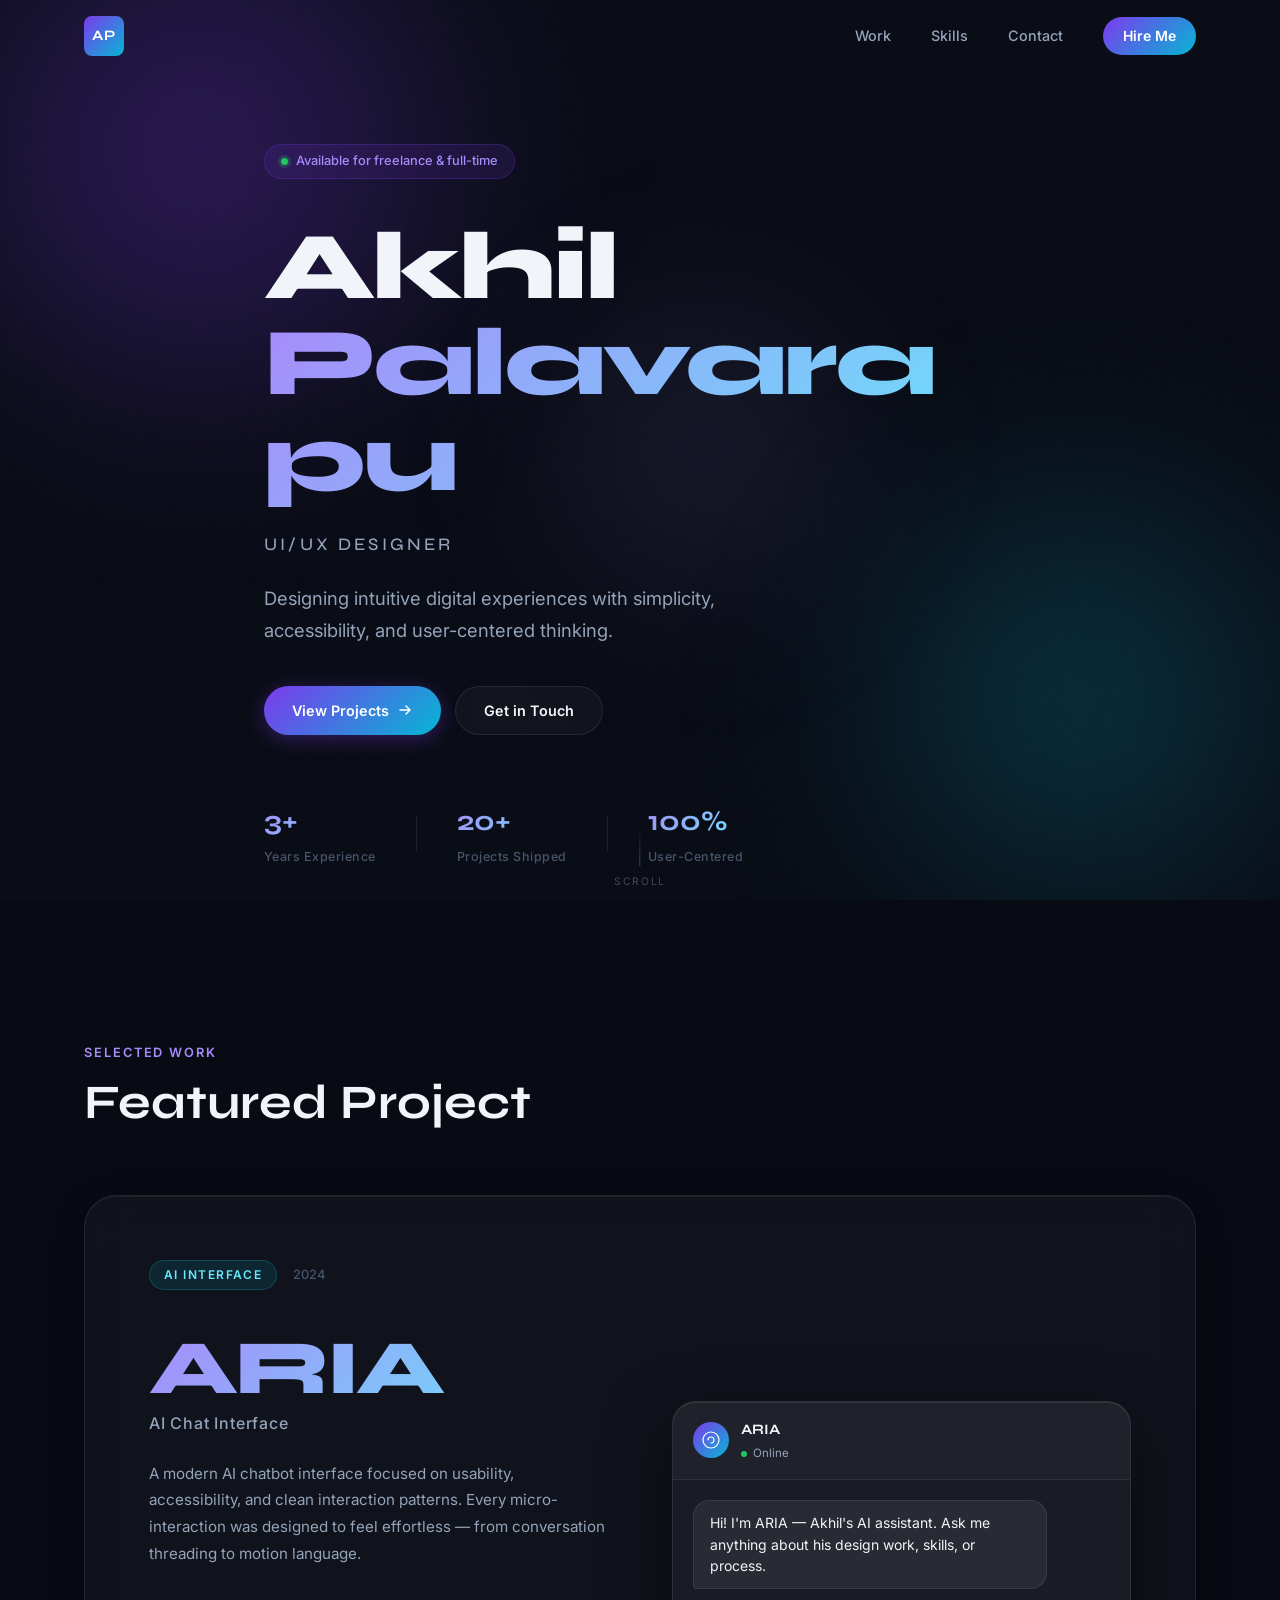
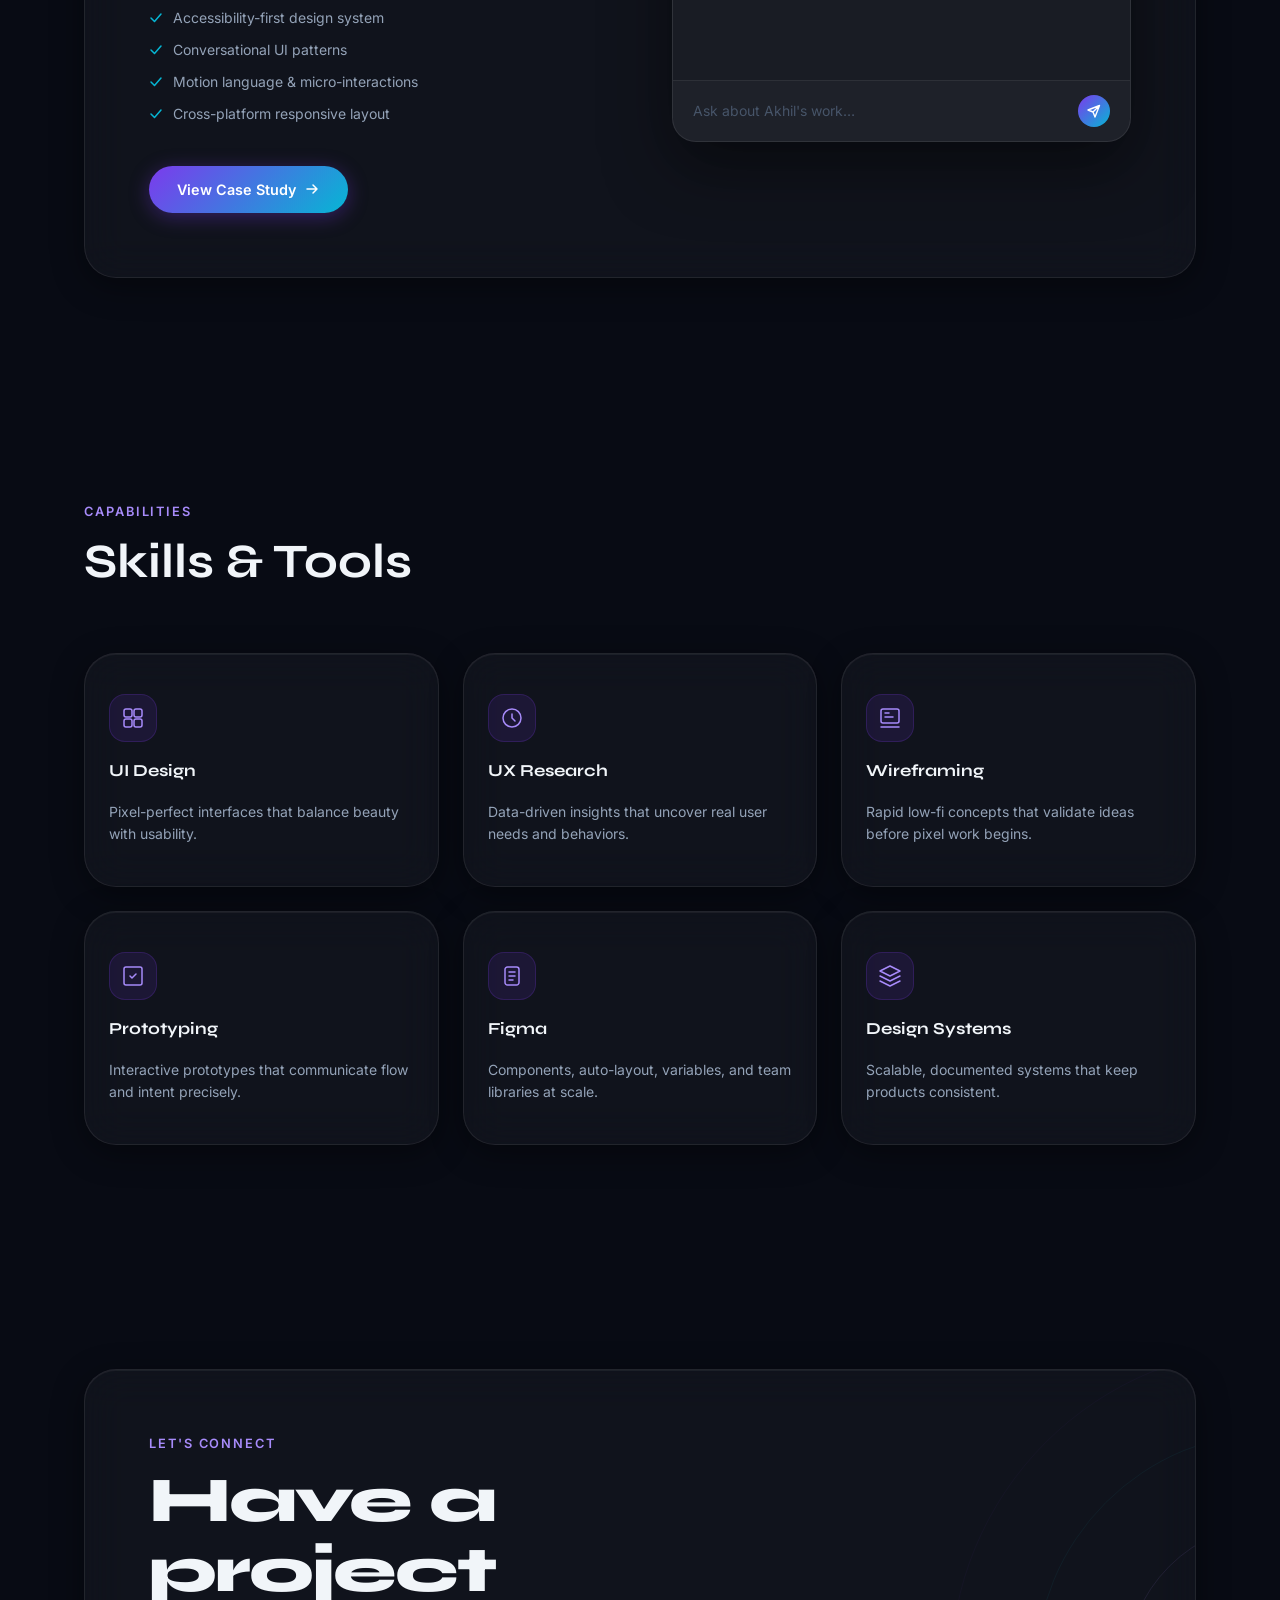
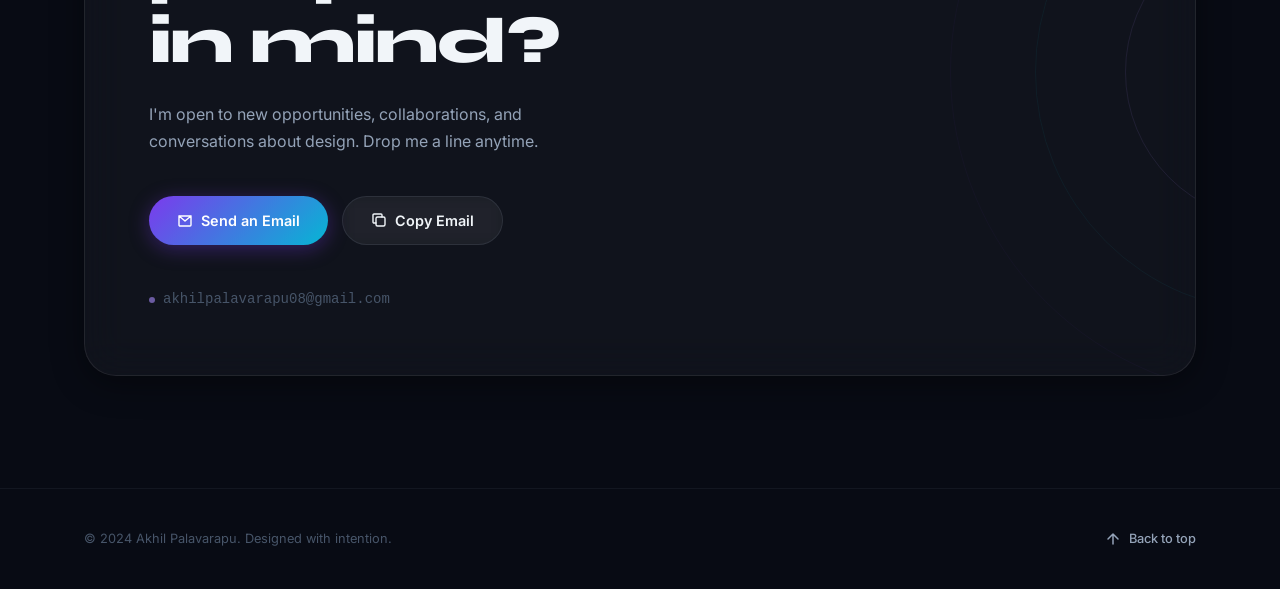
<file: index.html>
<!DOCTYPE html>
<html lang="en">
<head>
  <meta charset="UTF-8" />
  <meta name="viewport" content="width=device-width, initial-scale=1.0" />
  <title>Akhil Palavarapu — UI/UX Designer</title>
  <meta name="description" content="UI/UX Designer crafting intuitive, accessible digital experiences with precision and intent." />
  <link rel="preconnect" href="https://fonts.googleapis.com" />
  <link rel="preconnect" href="https://fonts.gstatic.com" crossorigin />
  <link href="https://fonts.googleapis.com/css2?family=Syne:wght@400;500;600;700;800&family=Inter:wght@300;400;500;600&display=swap" rel="stylesheet" />
  <link rel="stylesheet" href="style.css" />
</head>
<body>

  <!-- Ambient Background -->
  <div class="bg-canvas" aria-hidden="true">
    <div class="orb orb-1"></div>
    <div class="orb orb-2"></div>
    <div class="orb orb-3"></div>
    <div class="noise-overlay"></div>
  </div>

  <!-- Navigation -->
  <nav class="nav" id="nav" role="navigation" aria-label="Main navigation">
    <div class="nav-inner">
      <a href="#hero" class="nav-logo" aria-label="Akhil Palavarapu – Home">
        <span class="logo-mark">AP</span>
      </a>
      <ul class="nav-links" role="list">
        <li><a href="#projects" class="nav-link">Work</a></li>
        <li><a href="#skills" class="nav-link">Skills</a></li>
        <li><a href="#contact" class="nav-link">Contact</a></li>
      </ul>
      <a href="mailto:akhilpalavarapu08@gmail.com" class="nav-cta" aria-label="Send email">
        Hire Me
      </a>
      <button class="nav-hamburger" aria-label="Open menu" aria-expanded="false" aria-controls="mobile-menu">
        <span></span><span></span><span></span>
      </button>
    </div>
    <!-- Mobile Menu -->
    <div class="mobile-menu" id="mobile-menu" role="dialog" aria-label="Mobile navigation" hidden>
      <ul role="list">
        <li><a href="#projects" class="mobile-link">Work</a></li>
        <li><a href="#skills" class="mobile-link">Skills</a></li>
        <li><a href="#contact" class="mobile-link">Contact</a></li>
        <li><a href="mailto:akhilpalavarapu08@gmail.com" class="mobile-link mobile-link--cta">Hire Me</a></li>
      </ul>
    </div>
  </nav>

  <main>

    <!-- ── HERO ────────────────────────────── -->
    <section class="hero" id="hero">
      <div class="hero-inner container">

        <div class="hero-badge" data-reveal>
          <span class="badge-dot"></span>
          Available for freelance &amp; full-time
        </div>

        <h1 class="hero-title" data-reveal>
          <span class="title-line">Akhil</span>
          <span class="title-line title-line--accent">Palavarapu</span>
        </h1>

        <p class="hero-role" data-reveal>UI/UX Designer</p>

        <p class="hero-desc" data-reveal>
          Designing intuitive digital experiences with simplicity,<br class="hero-br" />
          accessibility, and user-centered thinking.
        </p>

        <div class="hero-actions" data-reveal>
          <a href="#projects" class="btn btn-primary">
            <span>View Projects</span>
            <svg width="16" height="16" viewBox="0 0 16 16" fill="none" aria-hidden="true"><path d="M3 8h10M9 4l4 4-4 4" stroke="currentColor" stroke-width="1.5" stroke-linecap="round" stroke-linejoin="round"/></svg>
          </a>
          <a href="#contact" class="btn btn-ghost">Get in Touch</a>
        </div>

        <div class="hero-stats" data-reveal>
          <div class="stat">
            <span class="stat-num">3+</span>
            <span class="stat-label">Years Experience</span>
          </div>
          <div class="stat-divider" aria-hidden="true"></div>
          <div class="stat">
            <span class="stat-num">20+</span>
            <span class="stat-label">Projects Shipped</span>
          </div>
          <div class="stat-divider" aria-hidden="true"></div>
          <div class="stat">
            <span class="stat-num">100%</span>
            <span class="stat-label">User-Centered</span>
          </div>
        </div>

      </div>

      <!-- Scroll hint -->
      <div class="scroll-hint" aria-hidden="true">
        <div class="scroll-line"></div>
        <span>scroll</span>
      </div>
    </section>

    <!-- ── FEATURED PROJECT ───────────────── -->
    <section class="projects" id="projects">
      <div class="container">

        <div class="section-header" data-reveal>
          <p class="section-eyebrow">Selected Work</p>
          <h2 class="section-title">Featured Project</h2>
        </div>

        <div class="project-card glass-card" data-reveal>
          <div class="project-meta">
            <span class="project-tag">AI Interface</span>
            <span class="project-year">2024</span>
          </div>

          <div class="project-body">
            <div class="project-info">
              <h3 class="project-name">ARIA</h3>
              <p class="project-subtitle">AI Chat Interface</p>
              <p class="project-desc">
                A modern AI chatbot interface focused on usability, accessibility,
                and clean interaction patterns. Every micro-interaction was designed
                to feel effortless — from conversation threading to motion language.
              </p>

              <ul class="project-features" role="list">
                <li>
                  <svg width="14" height="14" viewBox="0 0 14 14" fill="none" aria-hidden="true"><path d="M2 7l3.5 3.5L12 3" stroke="currentColor" stroke-width="1.5" stroke-linecap="round" stroke-linejoin="round"/></svg>
                  Accessibility-first design system
                </li>
                <li>
                  <svg width="14" height="14" viewBox="0 0 14 14" fill="none" aria-hidden="true"><path d="M2 7l3.5 3.5L12 3" stroke="currentColor" stroke-width="1.5" stroke-linecap="round" stroke-linejoin="round"/></svg>
                  Conversational UI patterns
                </li>
                <li>
                  <svg width="14" height="14" viewBox="0 0 14 14" fill="none" aria-hidden="true"><path d="M2 7l3.5 3.5L12 3" stroke="currentColor" stroke-width="1.5" stroke-linecap="round" stroke-linejoin="round"/></svg>
                  Motion language &amp; micro-interactions
                </li>
                <li>
                  <svg width="14" height="14" viewBox="0 0 14 14" fill="none" aria-hidden="true"><path d="M2 7l3.5 3.5L12 3" stroke="currentColor" stroke-width="1.5" stroke-linecap="round" stroke-linejoin="round"/></svg>
                  Cross-platform responsive layout
                </li>
              </ul>

              <a href="https://akhilpalavarapu08-gif.github.io/-akhil-uiux/ai-chat-ui.html" class="btn btn-primary project-cta" target="_blank" rel="noopener">
                <span>View Case Study</span>
                <svg width="16" height="16" viewBox="0 0 16 16" fill="none" aria-hidden="true"><path d="M3 8h10M9 4l4 4-4 4" stroke="currentColor" stroke-width="1.5" stroke-linecap="round" stroke-linejoin="round"/></svg>
              </a>
            </div>

            <!-- ARIA UI Preview -->
            <div class="project-preview" aria-label="ARIA chat interface preview">
              <div class="aria-window glass-card--inner">
                <div class="aria-topbar">
                  <div class="aria-avatar">
                    <svg width="18" height="18" viewBox="0 0 18 18" fill="none" aria-hidden="true"><circle cx="9" cy="9" r="8" stroke="currentColor" stroke-width="1.2"/><path d="M6 9c0-1.657 1.343-3 3-3s3 1.343 3 3-1.343 3-3 3" stroke="currentColor" stroke-width="1.2" stroke-linecap="round"/></svg>
                  </div>
                  <div class="aria-info">
                    <span class="aria-name">ARIA</span>
                    <span class="aria-status"><span class="status-dot"></span> Online</span>
                  </div>
                </div>
                <div class="aria-messages" id="aria-messages" role="log" aria-label="Chat messages" aria-live="polite">
                  <div class="aria-msg aria-msg--bot">
                    <p>Hi! I'm ARIA — Akhil's AI assistant. Ask me anything about his design work, skills, or process.</p>
                  </div>
                </div>
                <div class="aria-input-row">
                  <input type="text" class="aria-input" id="aria-input" placeholder="Ask about Akhil's work…" aria-label="Message input" autocomplete="off" />
                  <button class="aria-send" id="aria-send" aria-label="Send message">
                    <svg width="16" height="16" viewBox="0 0 16 16" fill="none" aria-hidden="true"><path d="M13.5 2.5L7 9M13.5 2.5L9 14l-2-5-5-2 11.5-4.5z" stroke="currentColor" stroke-width="1.4" stroke-linecap="round" stroke-linejoin="round"/></svg>
                  </button>
                </div>
              </div>
            </div>
          </div>
        </div>

      </div>
    </section>

    <!-- ── SKILLS ─────────────────────────── -->
    <section class="skills" id="skills">
      <div class="container">

        <div class="section-header" data-reveal>
          <p class="section-eyebrow">Capabilities</p>
          <h2 class="section-title">Skills &amp; Tools</h2>
        </div>

        <div class="skills-grid">

          <div class="skill-card glass-card" data-reveal>
            <div class="skill-icon" aria-hidden="true">
              <svg width="24" height="24" viewBox="0 0 24 24" fill="none"><rect x="3" y="3" width="8" height="8" rx="2" stroke="currentColor" stroke-width="1.5"/><rect x="13" y="3" width="8" height="8" rx="2" stroke="currentColor" stroke-width="1.5"/><rect x="3" y="13" width="8" height="8" rx="2" stroke="currentColor" stroke-width="1.5"/><rect x="13" y="13" width="8" height="8" rx="2" stroke="currentColor" stroke-width="1.5"/></svg>
            </div>
            <h3 class="skill-name">UI Design</h3>
            <p class="skill-desc">Pixel-perfect interfaces that balance beauty with usability.</p>
          </div>

          <div class="skill-card glass-card" data-reveal>
            <div class="skill-icon" aria-hidden="true">
              <svg width="24" height="24" viewBox="0 0 24 24" fill="none"><circle cx="12" cy="12" r="9" stroke="currentColor" stroke-width="1.5"/><path d="M12 8v4l3 3" stroke="currentColor" stroke-width="1.5" stroke-linecap="round"/></svg>
            </div>
            <h3 class="skill-name">UX Research</h3>
            <p class="skill-desc">Data-driven insights that uncover real user needs and behaviors.</p>
          </div>

          <div class="skill-card glass-card" data-reveal>
            <div class="skill-icon" aria-hidden="true">
              <svg width="24" height="24" viewBox="0 0 24 24" fill="none"><rect x="3" y="3" width="18" height="14" rx="2" stroke="currentColor" stroke-width="1.5"/><path d="M7 7h4M7 11h8M3 21h18" stroke="currentColor" stroke-width="1.5" stroke-linecap="round"/></svg>
            </div>
            <h3 class="skill-name">Wireframing</h3>
            <p class="skill-desc">Rapid low-fi concepts that validate ideas before pixel work begins.</p>
          </div>

          <div class="skill-card glass-card" data-reveal>
            <div class="skill-icon" aria-hidden="true">
              <svg width="24" height="24" viewBox="0 0 24 24" fill="none"><path d="M5 3h14a2 2 0 012 2v14a2 2 0 01-2 2H5a2 2 0 01-2-2V5a2 2 0 012-2z" stroke="currentColor" stroke-width="1.5"/><path d="M9 12l2 2 4-4" stroke="currentColor" stroke-width="1.5" stroke-linecap="round" stroke-linejoin="round"/></svg>
            </div>
            <h3 class="skill-name">Prototyping</h3>
            <p class="skill-desc">Interactive prototypes that communicate flow and intent precisely.</p>
          </div>

          <div class="skill-card glass-card" data-reveal>
            <div class="skill-icon" aria-hidden="true">
              <svg width="24" height="24" viewBox="0 0 24 24" fill="none"><path d="M5 5.5A2.5 2.5 0 017.5 3h9A2.5 2.5 0 0119 5.5v13a2.5 2.5 0 01-2.5 2.5h-9A2.5 2.5 0 015 18.5v-13z" stroke="currentColor" stroke-width="1.5"/><path d="M9 8h6M9 12h6M9 16h4" stroke="currentColor" stroke-width="1.5" stroke-linecap="round"/></svg>
            </div>
            <h3 class="skill-name">Figma</h3>
            <p class="skill-desc">Components, auto-layout, variables, and team libraries at scale.</p>
          </div>

          <div class="skill-card glass-card" data-reveal>
            <div class="skill-icon" aria-hidden="true">
              <svg width="24" height="24" viewBox="0 0 24 24" fill="none"><path d="M12 2L2 7l10 5 10-5-10-5zM2 17l10 5 10-5M2 12l10 5 10-5" stroke="currentColor" stroke-width="1.5" stroke-linecap="round" stroke-linejoin="round"/></svg>
            </div>
            <h3 class="skill-name">Design Systems</h3>
            <p class="skill-desc">Scalable, documented systems that keep products consistent.</p>
          </div>

        </div>
      </div>
    </section>

    <!-- ── CONTACT ────────────────────────── -->
    <section class="contact" id="contact">
      <div class="container">

        <div class="contact-card glass-card" data-reveal>
          <div class="contact-inner">
            <p class="section-eyebrow">Let's Connect</p>
            <h2 class="contact-title">Have a project<br />in mind?</h2>
            <p class="contact-desc">
              I'm open to new opportunities, collaborations, and conversations
              about design. Drop me a line anytime.
            </p>

            <div class="contact-actions">
              <a href="mailto:akhilpalavarapu08@gmail.com" class="btn btn-primary">
                <svg width="16" height="16" viewBox="0 0 16 16" fill="none" aria-hidden="true"><path d="M2 4l6 5 6-5M2 4h12v9a1 1 0 01-1 1H3a1 1 0 01-1-1V4z" stroke="currentColor" stroke-width="1.4" stroke-linecap="round" stroke-linejoin="round"/></svg>
                <span>Send an Email</span>
              </a>
              <button class="btn btn-ghost" id="copy-btn" aria-label="Copy email address">
                <svg width="16" height="16" viewBox="0 0 16 16" fill="none" aria-hidden="true"><rect x="5" y="5" width="9" height="9" rx="1.5" stroke="currentColor" stroke-width="1.4"/><path d="M5 11H3a1 1 0 01-1-1V3a1 1 0 011-1h7a1 1 0 011 1v2" stroke="currentColor" stroke-width="1.4" stroke-linecap="round"/></svg>
                <span id="copy-label">Copy Email</span>
              </button>
            </div>

            <div class="email-display">
              <span class="email-dot" aria-hidden="true"></span>
              <span>akhilpalavarapu08@gmail.com</span>
            </div>
          </div>

          <!-- Decorative grid -->
          <div class="contact-deco" aria-hidden="true">
            <div class="deco-ring deco-ring--1"></div>
            <div class="deco-ring deco-ring--2"></div>
            <div class="deco-ring deco-ring--3"></div>
          </div>
        </div>

      </div>
    </section>

  </main>

  <!-- Footer -->
  <footer class="footer">
    <div class="container footer-inner">
      <p class="footer-copy">© 2024 Akhil Palavarapu. Designed with intention.</p>
      <a href="#hero" class="footer-top" aria-label="Back to top">
        <svg width="16" height="16" viewBox="0 0 16 16" fill="none" aria-hidden="true"><path d="M8 13V3M3 8l5-5 5 5" stroke="currentColor" stroke-width="1.5" stroke-linecap="round" stroke-linejoin="round"/></svg>
        Back to top
      </a>
    </div>
  </footer>

  <script src="script.js"></script>
</body>
</html>
</file>
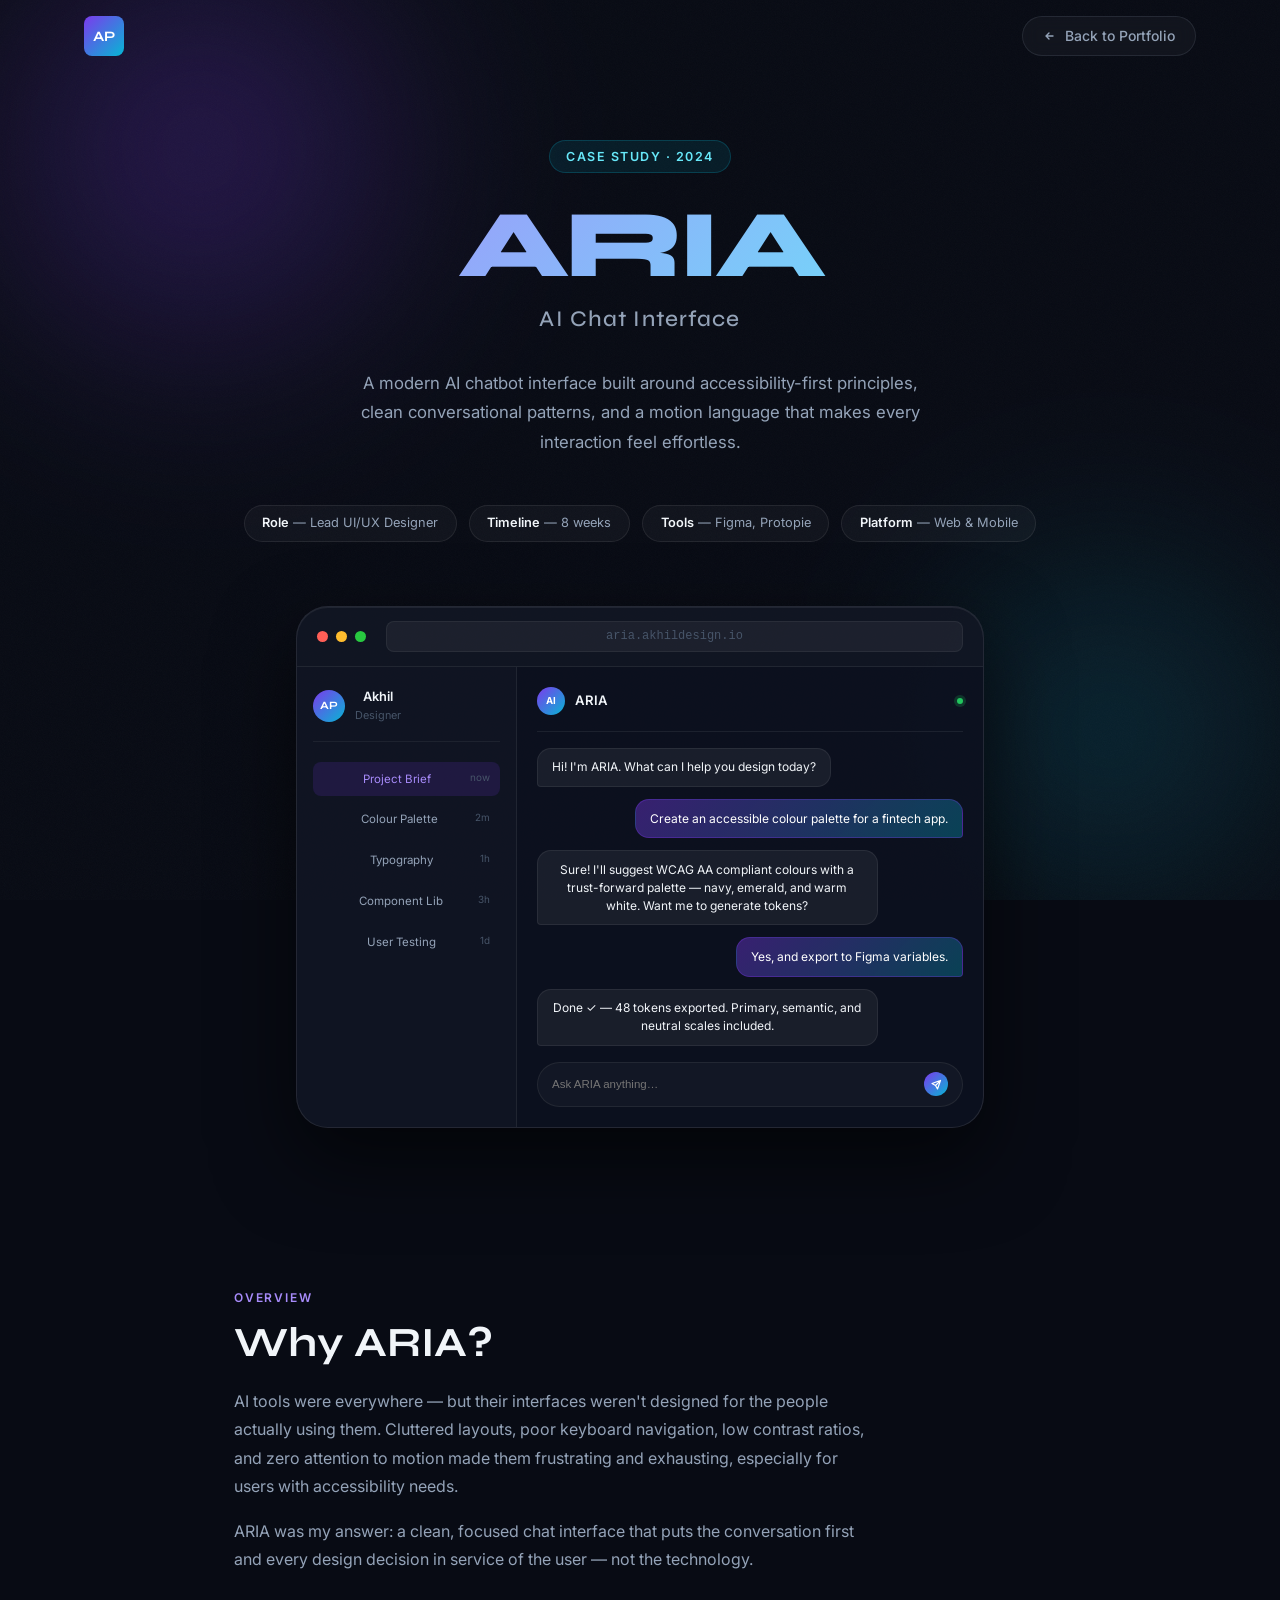
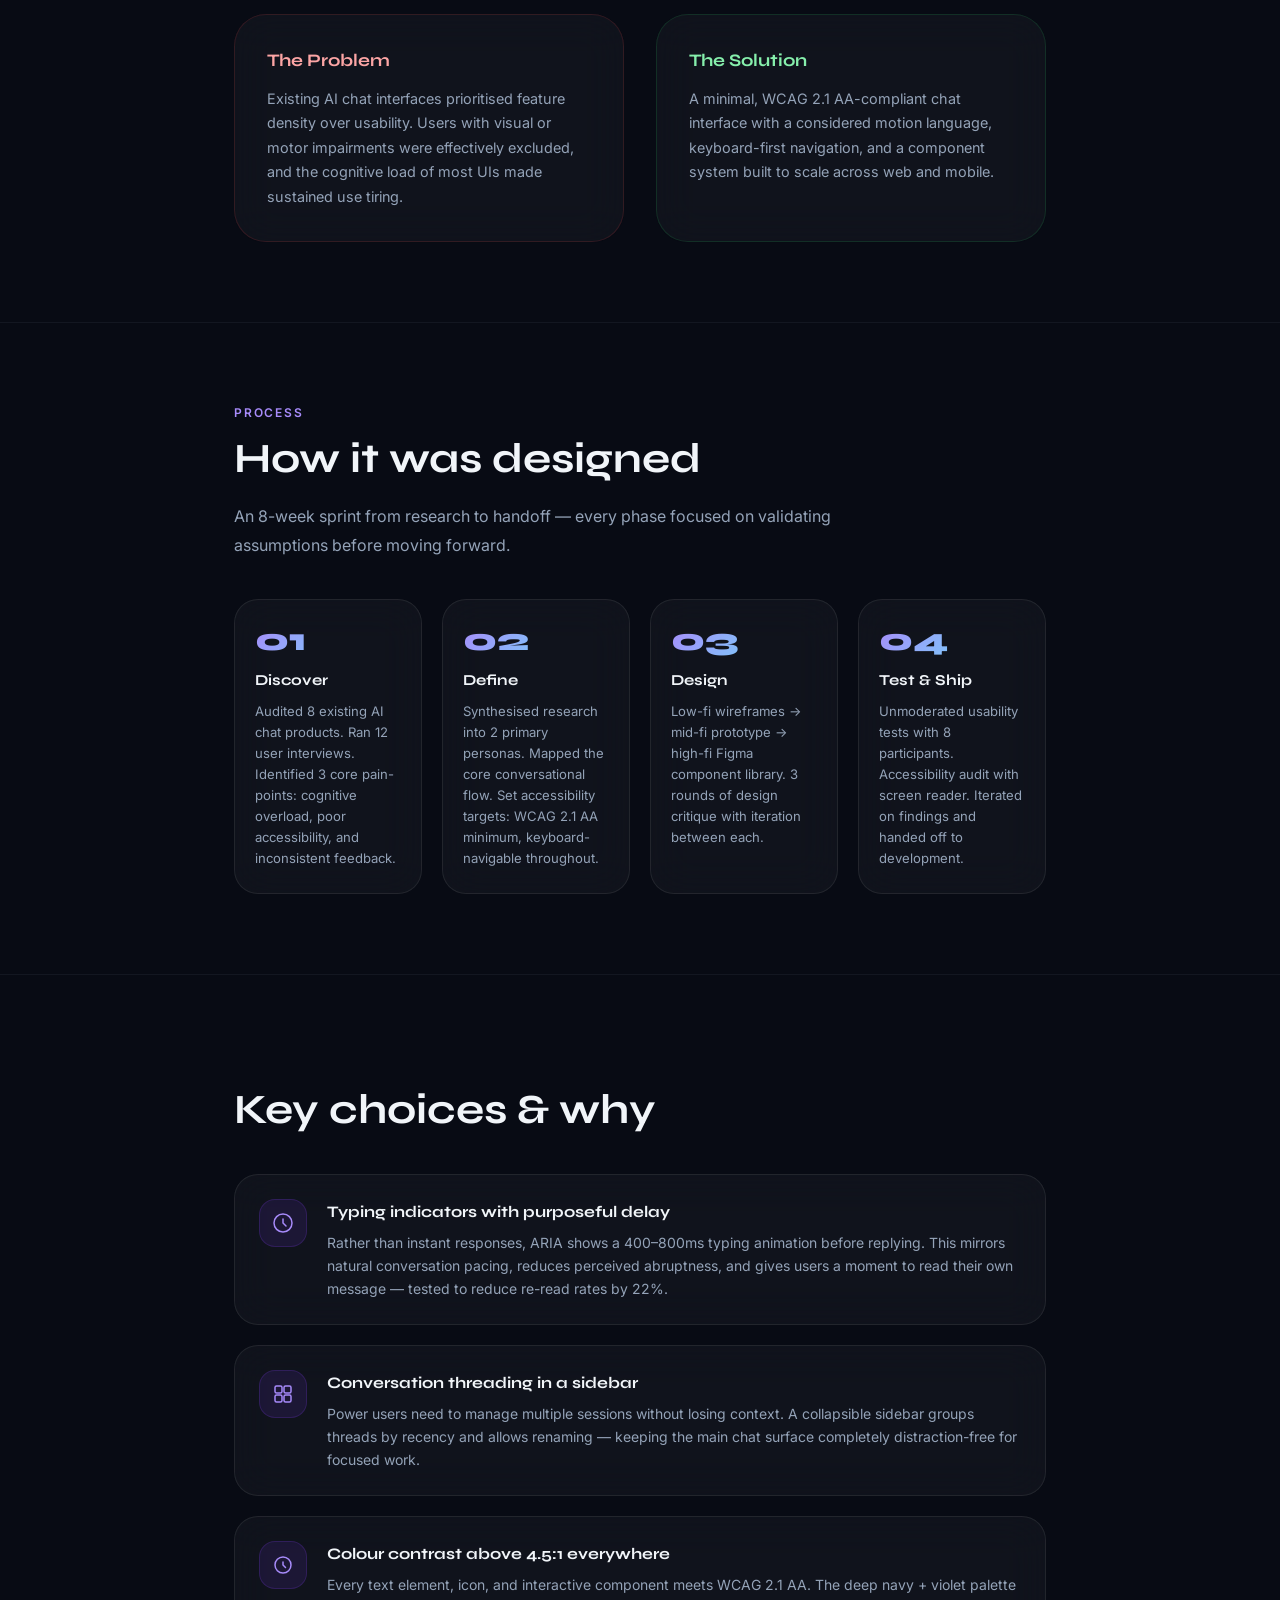
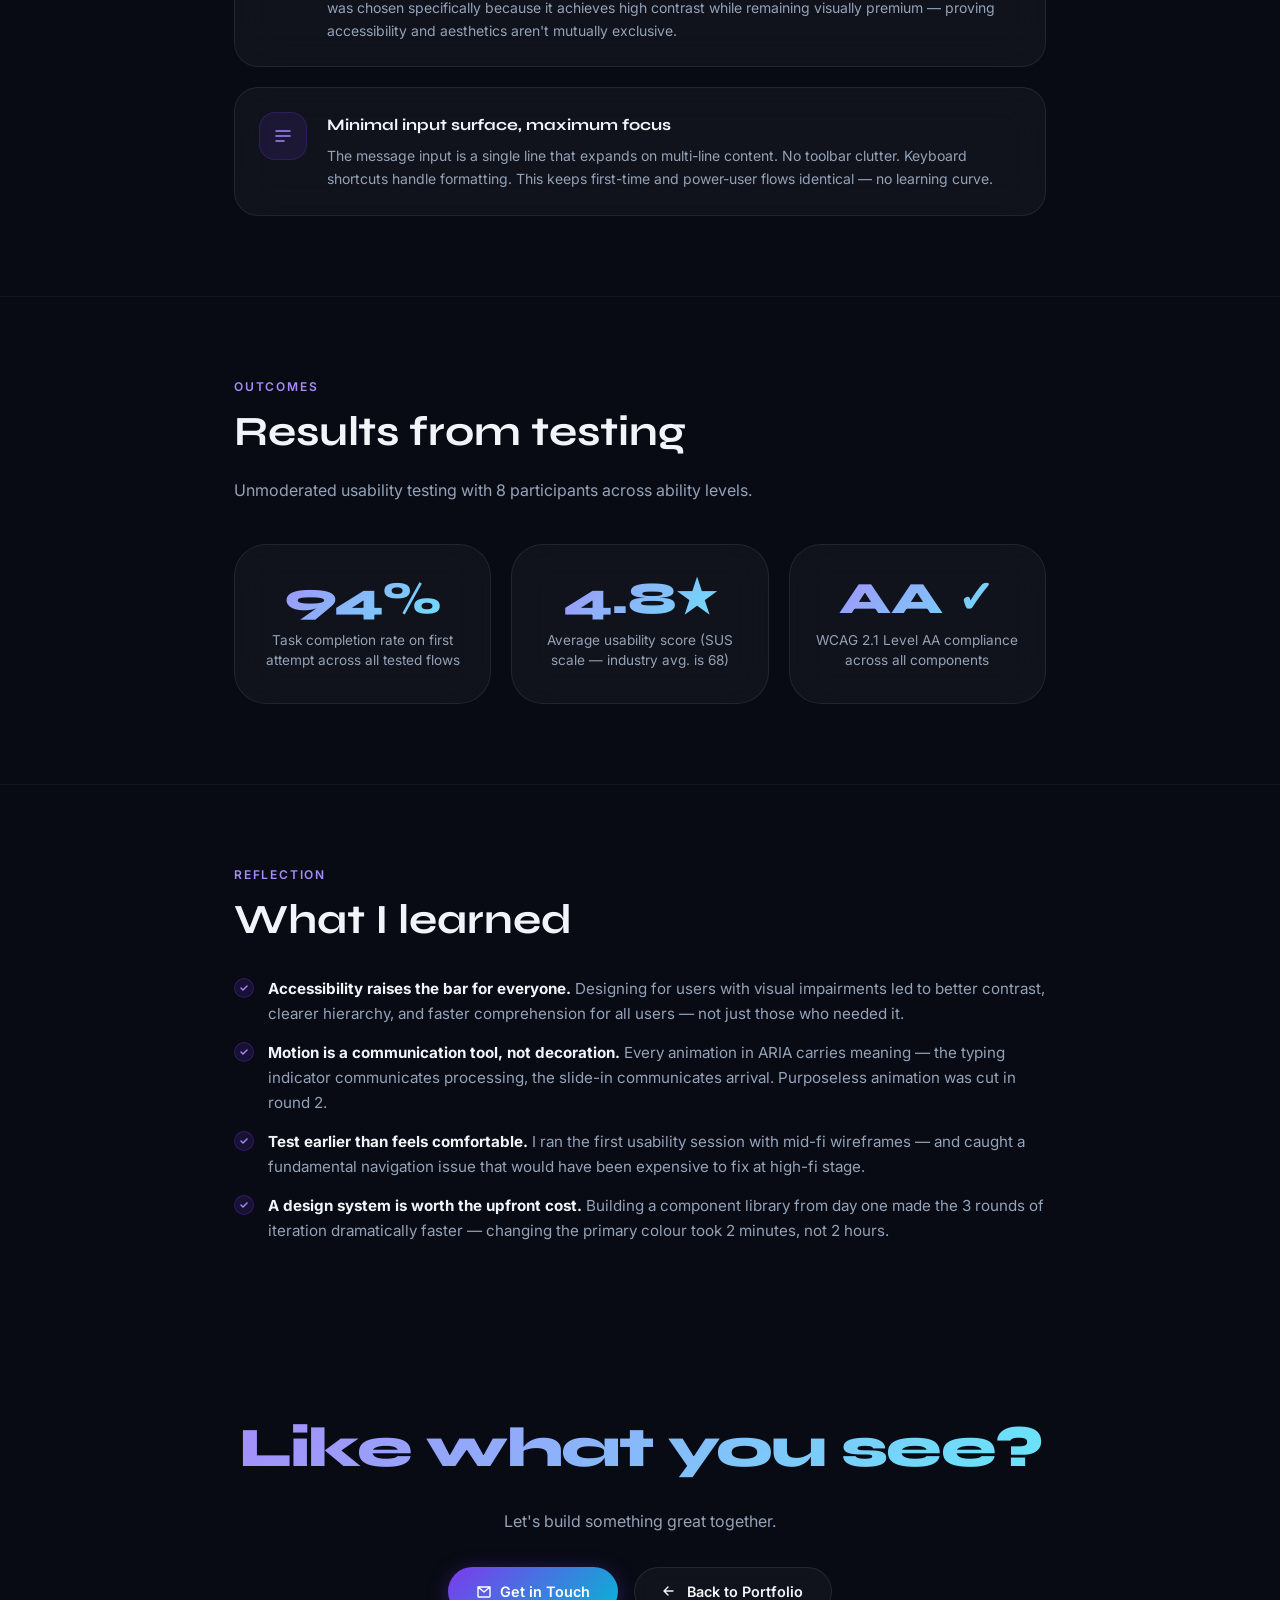
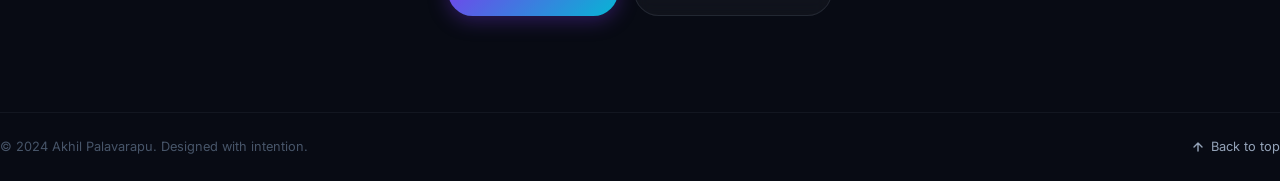
<file: ai-chat-ui .html>
<!DOCTYPE html>
<html lang="en">
<head>
  <meta charset="UTF-8" />
  <meta name="viewport" content="width=device-width, initial-scale=1.0" />
  <title>ARIA – AI Chat Interface · Case Study · Akhil Palavarapu</title>
  <meta name="description" content="Case study: ARIA — an accessibility-first AI chat interface designed by Akhil Palavarapu." />
  <link rel="preconnect" href="https://fonts.googleapis.com" />
  <link rel="preconnect" href="https://fonts.gstatic.com" crossorigin />
  <link href="https://fonts.googleapis.com/css2?family=Syne:wght@400;500;600;700;800&family=Inter:wght@300;400;500;600&display=swap" rel="stylesheet" />
  <style>
    /* ── TOKENS ── */
    :root {
      --c-bg:         #080b14;
      --c-surface:    #0d1120;
      --c-violet:     #7c3aed;
      --c-violet-lt:  #a78bfa;
      --c-cyan:       #06b6d4;
      --c-cyan-lt:    #67e8f9;
      --c-text:       #f1f5f9;
      --c-text-muted: #94a3b8;
      --c-text-subtle:#475569;
      --c-border:     rgba(148,163,184,0.08);
      --c-border-lt:  rgba(148,163,184,0.14);
      --glass-bg:     rgba(255,255,255,0.035);
      --glass-bg-h:   rgba(255,255,255,0.055);
      --glass-blur:   20px;
      --glass-border: rgba(255,255,255,0.08);
      --glass-shadow: 0 8px 32px rgba(0,0,0,0.4), 0 1px 0 rgba(255,255,255,0.05) inset;
      --grad-primary: linear-gradient(135deg,#7c3aed 0%,#06b6d4 100%);
      --grad-text:    linear-gradient(135deg,#a78bfa 0%,#67e8f9 100%);
      --ff-display:   'Syne', sans-serif;
      --ff-body:      'Inter', sans-serif;
      --r-sm:  8px; --r-md: 16px; --r-lg: 24px; --r-xl: 32px; --r-full: 9999px;
      --ease-out: cubic-bezier(0.16,1,0.3,1);
    }
    *, *::before, *::after { box-sizing: border-box; margin: 0; padding: 0; }
    html { scroll-behavior: smooth; -webkit-font-smoothing: antialiased; }
    body { font-family: var(--ff-body); background: var(--c-bg); color: var(--c-text); line-height: 1.6; overflow-x: hidden; }
    a { color: inherit; text-decoration: none; }
    ul { list-style: none; }
    img, svg { display: block; }
    button { cursor: pointer; border: none; background: none; font: inherit; color: inherit; }
    @media (prefers-reduced-motion: reduce) { *, *::before, *::after { animation-duration: 0.01ms !important; transition-duration: 0.01ms !important; } }

    /* ── AMBIENT ── */
    .bg-canvas { position: fixed; inset: 0; z-index: 0; pointer-events: none; overflow: hidden; }
    .orb { position: absolute; border-radius: 50%; filter: blur(80px); }
    .orb-1 { width: 600px; height: 600px; top: -150px; left: -100px; background: radial-gradient(circle,rgba(124,58,237,0.3) 0%,transparent 70%); animation: o1 18s ease-in-out infinite alternate; }
    .orb-2 { width: 500px; height: 500px; bottom: -80px; right: -80px; background: radial-gradient(circle,rgba(6,182,212,0.2) 0%,transparent 70%); animation: o2 22s ease-in-out infinite alternate; }
    @keyframes o1 { from { transform: translate(0,0); } to { transform: translate(60px,40px); } }
    @keyframes o2 { from { transform: translate(0,0); } to { transform: translate(-40px,-30px); } }
    .noise { position: absolute; inset: 0; opacity: 0.03; background-image: url("data:image/svg+xml,%3Csvg viewBox='0 0 256 256' xmlns='http://www.w3.org/2000/svg'%3E%3Cfilter id='n'%3E%3CfeTurbulence type='fractalNoise' baseFrequency='0.9' numOctaves='4' stitchTiles='stitch'/%3E%3C/filter%3E%3Crect width='100%25' height='100%25' filter='url(%23n)'/%3E%3C/svg%3E"); background-size: 200px; }

    /* ── NAV ── */
    .nav { position: fixed; top: 0; left: 0; right: 0; z-index: 100; padding: 1rem 0; transition: background 0.3s, border-color 0.3s; }
    .nav.scrolled { background: rgba(8,11,20,0.88); backdrop-filter: blur(20px); border-bottom: 1px solid var(--c-border); }
    .nav-inner { max-width: 1160px; margin: 0 auto; padding: 0 1.5rem; display: flex; align-items: center; gap: 2rem; }
    .logo-mark { display: inline-flex; align-items: center; justify-content: center; width: 40px; height: 40px; border-radius: var(--r-sm); background: var(--grad-primary); font-family: var(--ff-display); font-weight: 700; font-size: 0.9rem; color: #fff; }
    .nav-back { margin-left: auto; display: inline-flex; align-items: center; gap: 0.5rem; font-size: 0.875rem; font-weight: 500; color: var(--c-text-muted); padding: 0.5rem 1.25rem; border-radius: var(--r-full); border: 1px solid var(--c-border-lt); background: var(--glass-bg); backdrop-filter: blur(8px); transition: all 0.2s; }
    .nav-back:hover { color: var(--c-text); border-color: rgba(167,139,250,0.3); background: var(--glass-bg-h); }

    /* ── LAYOUT ── */
    .container { max-width: 860px; margin: 0 auto; padding: 0 1.5rem; position: relative; z-index: 1; }
    .container--wide { max-width: 1160px; margin: 0 auto; padding: 0 1.5rem; position: relative; z-index: 1; }

    /* ── GLASS ── */
    .glass { background: var(--glass-bg); backdrop-filter: blur(var(--glass-blur)); -webkit-backdrop-filter: blur(var(--glass-blur)); border: 1px solid var(--glass-border); border-radius: var(--r-xl); box-shadow: var(--glass-shadow); }

    /* ── BUTTONS ── */
    .btn { display: inline-flex; align-items: center; gap: 0.5rem; padding: 0.75rem 1.75rem; border-radius: var(--r-full); font-size: 0.9rem; font-weight: 600; transition: all 0.25s var(--ease-out); white-space: nowrap; }
    .btn-primary { background: var(--grad-primary); color: #fff; box-shadow: 0 4px 20px rgba(124,58,237,0.35); }
    .btn-primary:hover { opacity: 0.88; transform: translateY(-2px); box-shadow: 0 8px 28px rgba(124,58,237,0.45); }
    .btn-ghost { background: var(--glass-bg); color: var(--c-text); border: 1px solid var(--c-border-lt); backdrop-filter: blur(8px); }
    .btn-ghost:hover { background: var(--glass-bg-h); border-color: rgba(167,139,250,0.3); transform: translateY(-2px); }

    /* ── REVEAL ── */
    [data-reveal] { opacity: 0; transform: translateY(20px); transition: opacity 0.6s var(--ease-out), transform 0.6s var(--ease-out); }
    [data-reveal].visible { opacity: 1; transform: translateY(0); }

    /* ════════════════════════════════
       HERO
    ════════════════════════════════ */
    .cs-hero {
      padding: 140px 0 80px;
      text-align: center;
    }
    .cs-tag {
      display: inline-flex; align-items: center; gap: 0.5rem;
      padding: 0.35rem 1rem; border-radius: var(--r-full);
      background: rgba(6,182,212,0.1); border: 1px solid rgba(6,182,212,0.22);
      font-size: 0.78rem; font-weight: 600; letter-spacing: 0.12em; text-transform: uppercase;
      color: var(--c-cyan-lt); margin-bottom: 1.5rem;
    }
    .cs-title {
      font-family: var(--ff-display);
      font-size: clamp(3rem, 8vw, 6rem);
      font-weight: 800;
      letter-spacing: -0.04em;
      line-height: 1;
      margin-bottom: 0.5rem;
      background: var(--grad-text);
      -webkit-background-clip: text;
      -webkit-text-fill-color: transparent;
      background-clip: text;
    }
    .cs-subtitle {
      font-family: var(--ff-display);
      font-size: clamp(1rem, 2.5vw, 1.4rem);
      font-weight: 500;
      color: var(--c-text-muted);
      letter-spacing: 0.05em;
      margin-bottom: 2rem;
    }
    .cs-desc {
      font-size: 1.05rem;
      color: var(--c-text-muted);
      max-width: 580px;
      margin: 0 auto 2.5rem;
      line-height: 1.75;
    }
    .cs-meta-row {
      display: flex; flex-wrap: wrap; justify-content: center;
      gap: 0.75rem; margin-top: 3rem;
    }
    .cs-meta-pill {
      padding: 0.45rem 1.1rem; border-radius: var(--r-full);
      background: var(--glass-bg); border: 1px solid var(--glass-border);
      font-size: 0.8rem; color: var(--c-text-muted);
    }
    .cs-meta-pill strong { color: var(--c-text); font-weight: 600; }

    /* ── HERO MOCKUP ── */
    .hero-mockup {
      margin: 4rem auto 0;
      max-width: 720px;
      padding: 0 1rem;
    }
    .mockup-window {
      background: rgba(13,17,32,0.9);
      border: 1px solid rgba(255,255,255,0.1);
      border-radius: var(--r-xl);
      overflow: hidden;
      box-shadow: 0 32px 80px rgba(0,0,0,0.6), 0 1px 0 rgba(255,255,255,0.07) inset;
    }
    .mockup-bar {
      display: flex; align-items: center; gap: 0.5rem;
      padding: 0.875rem 1.25rem;
      border-bottom: 1px solid rgba(255,255,255,0.07);
      background: rgba(255,255,255,0.02);
    }
    .mock-dot { width: 11px; height: 11px; border-radius: 50%; }
    .mock-dot:nth-child(1) { background: #ff5f57; }
    .mock-dot:nth-child(2) { background: #febc2e; }
    .mock-dot:nth-child(3) { background: #28c840; }
    .mock-url {
      margin-left: 0.75rem; flex: 1;
      background: rgba(255,255,255,0.05); border: 1px solid rgba(255,255,255,0.06);
      border-radius: var(--r-sm); padding: 0.3rem 0.875rem;
      font-size: 0.75rem; color: var(--c-text-subtle); font-family: monospace;
      text-align: center;
    }
    .mockup-body {
      display: grid; grid-template-columns: 220px 1fr;
      min-height: 400px;
    }
    .mock-sidebar {
      border-right: 1px solid rgba(255,255,255,0.07);
      padding: 1.25rem 1rem;
      background: rgba(255,255,255,0.015);
    }
    .mock-sidebar-header {
      display: flex; align-items: center; gap: 0.6rem;
      margin-bottom: 1.25rem; padding-bottom: 1rem;
      border-bottom: 1px solid rgba(255,255,255,0.06);
    }
    .mock-avatar {
      width: 32px; height: 32px; border-radius: 50%;
      background: var(--grad-primary);
      display: flex; align-items: center; justify-content: center;
      font-family: var(--ff-display); font-size: 0.7rem; font-weight: 700; color: #fff;
    }
    .mock-avatar-name { font-size: 0.8rem; font-weight: 600; color: var(--c-text); }
    .mock-avatar-role { font-size: 0.68rem; color: var(--c-text-subtle); }
    .mock-threads { display: flex; flex-direction: column; gap: 0.4rem; }
    .mock-thread {
      padding: 0.5rem 0.6rem; border-radius: var(--r-sm);
      font-size: 0.72rem; color: var(--c-text-muted); cursor: default;
      transition: background 0.2s;
    }
    .mock-thread.active { background: rgba(124,58,237,0.15); color: var(--c-violet-lt); }
    .mock-thread:not(.active):hover { background: rgba(255,255,255,0.04); }
    .mock-thread-time { font-size: 0.62rem; color: var(--c-text-subtle); float: right; }
    .mock-chat {
      display: flex; flex-direction: column;
      padding: 1.25rem;
    }
    .mock-chat-header {
      display: flex; align-items: center; gap: 0.6rem;
      padding-bottom: 1rem; margin-bottom: 1rem;
      border-bottom: 1px solid rgba(255,255,255,0.07);
    }
    .mock-chat-av {
      width: 28px; height: 28px; border-radius: 50%;
      background: var(--grad-primary);
      display: flex; align-items: center; justify-content: center;
      font-size: 0.6rem; font-weight: 700; color: #fff;
    }
    .mock-chat-name { font-size: 0.82rem; font-weight: 600; }
    .mock-online { width: 6px; height: 6px; border-radius: 50%; background: #22c55e; margin-left: auto; box-shadow: 0 0 0 3px rgba(34,197,94,0.2); }
    .mock-msgs { display: flex; flex-direction: column; gap: 0.75rem; flex: 1; }
    .mock-msg { max-width: 80%; padding: 0.6rem 0.875rem; border-radius: 14px; font-size: 0.75rem; line-height: 1.5; }
    .mock-msg--ai { background: rgba(255,255,255,0.06); border: 1px solid rgba(255,255,255,0.07); color: var(--c-text); border-bottom-left-radius: 4px; align-self: flex-start; }
    .mock-msg--user { background: linear-gradient(135deg,rgba(124,58,237,0.4),rgba(6,182,212,0.3)); border: 1px solid rgba(124,58,237,0.3); color: #fff; border-bottom-right-radius: 4px; align-self: flex-end; }
    .mock-input-row {
      display: flex; align-items: center; gap: 0.5rem;
      margin-top: 1rem; padding: 0.6rem 0.875rem;
      background: rgba(255,255,255,0.03); border: 1px solid rgba(255,255,255,0.07);
      border-radius: var(--r-full);
    }
    .mock-input { flex: 1; background: none; border: none; outline: none; font-size: 0.72rem; color: var(--c-text-subtle); }
    .mock-send { width: 24px; height: 24px; border-radius: 50%; background: var(--grad-primary); display: flex; align-items: center; justify-content: center; }

    /* ════════════════════════════════
       SECTIONS
    ════════════════════════════════ */
    .cs-section { padding: 5rem 0; }
    .cs-section + .cs-section { border-top: 1px solid var(--c-border); }

    .eyebrow {
      font-size: 0.75rem; font-weight: 600; letter-spacing: 0.15em;
      text-transform: uppercase; color: var(--c-violet-lt); margin-bottom: 0.75rem;
    }
    .section-h {
      font-family: var(--ff-display);
      font-size: clamp(1.8rem, 4vw, 2.6rem);
      font-weight: 700; line-height: 1.15;
      color: var(--c-text); margin-bottom: 1.25rem;
    }
    .section-p {
      font-size: 1rem; color: var(--c-text-muted);
      line-height: 1.78; max-width: 640px;
    }
    .section-p + .section-p { margin-top: 1rem; }

    /* ── PROBLEM / SOLUTION 2-col ── */
    .two-col { display: grid; grid-template-columns: 1fr 1fr; gap: 2rem; margin-top: 2.5rem; }
    .two-col-card {
      padding: 2rem; border-radius: var(--r-xl);
      background: var(--glass-bg); border: 1px solid var(--glass-border);
      backdrop-filter: blur(var(--glass-blur));
    }
    .two-col-card h3 { font-family: var(--ff-display); font-size: 1.1rem; font-weight: 700; margin-bottom: 0.75rem; }
    .two-col-card p { font-size: 0.9rem; color: var(--c-text-muted); line-height: 1.7; }
    .card--problem { border-color: rgba(239,68,68,0.15); }
    .card--problem h3 { color: #fca5a5; }
    .card--solution { border-color: rgba(34,197,94,0.15); }
    .card--solution h3 { color: #86efac; }

    /* ── PROCESS STEPS ── */
    .process-grid { display: grid; grid-template-columns: repeat(4, 1fr); gap: 1.25rem; margin-top: 2.5rem; }
    .process-card {
      padding: 1.5rem 1.25rem;
      background: var(--glass-bg); border: 1px solid var(--glass-border);
      border-radius: var(--r-lg); backdrop-filter: blur(var(--glass-blur));
      transition: background 0.25s, border-color 0.25s, transform 0.25s;
    }
    .process-card:hover { background: var(--glass-bg-h); border-color: rgba(167,139,250,0.2); transform: translateY(-3px); }
    .process-num {
      font-family: var(--ff-display); font-size: 2rem; font-weight: 800;
      background: var(--grad-text); -webkit-background-clip: text;
      -webkit-text-fill-color: transparent; background-clip: text;
      margin-bottom: 0.75rem; line-height: 1;
    }
    .process-card h3 { font-family: var(--ff-display); font-size: 0.95rem; font-weight: 700; margin-bottom: 0.5rem; color: var(--c-text); }
    .process-card p { font-size: 0.82rem; color: var(--c-text-muted); line-height: 1.6; }

    /* ── DESIGN DECISIONS ── */
    .decisions-list { display: flex; flex-direction: column; gap: 1.25rem; margin-top: 2.5rem; }
    .decision-card {
      display: grid; grid-template-columns: 48px 1fr;
      gap: 1.25rem; align-items: start;
      padding: 1.5rem; border-radius: var(--r-lg);
      background: var(--glass-bg); border: 1px solid var(--glass-border);
      backdrop-filter: blur(var(--glass-blur));
      transition: background 0.25s, border-color 0.25s;
    }
    .decision-card:hover { background: var(--glass-bg-h); border-color: rgba(167,139,250,0.18); }
    .decision-icon {
      width: 48px; height: 48px; border-radius: var(--r-md);
      background: rgba(124,58,237,0.12); border: 1px solid rgba(124,58,237,0.2);
      display: flex; align-items: center; justify-content: center;
      color: var(--c-violet-lt); flex-shrink: 0;
    }
    .decision-card h3 { font-family: var(--ff-display); font-size: 1rem; font-weight: 700; margin-bottom: 0.4rem; color: var(--c-text); }
    .decision-card p { font-size: 0.875rem; color: var(--c-text-muted); line-height: 1.65; }

    /* ── OUTCOMES ── */
    .outcomes-grid { display: grid; grid-template-columns: repeat(3, 1fr); gap: 1.25rem; margin-top: 2.5rem; }
    .outcome-card {
      padding: 2rem 1.5rem; text-align: center;
      background: var(--glass-bg); border: 1px solid var(--glass-border);
      border-radius: var(--r-xl); backdrop-filter: blur(var(--glass-blur));
    }
    .outcome-num {
      font-family: var(--ff-display); font-size: 2.8rem; font-weight: 800;
      background: var(--grad-text); -webkit-background-clip: text;
      -webkit-text-fill-color: transparent; background-clip: text;
      line-height: 1; margin-bottom: 0.5rem;
    }
    .outcome-label { font-size: 0.85rem; color: var(--c-text-muted); line-height: 1.5; }

    /* ── LEARNINGS ── */
    .learnings-list { margin-top: 2rem; display: flex; flex-direction: column; gap: 0.875rem; }
    .learning-item {
      display: flex; align-items: flex-start; gap: 0.875rem;
      font-size: 0.95rem; color: var(--c-text-muted); line-height: 1.65;
    }
    .learning-bullet {
      width: 20px; height: 20px; border-radius: 50%; flex-shrink: 0;
      background: rgba(124,58,237,0.15); border: 1px solid rgba(124,58,237,0.25);
      display: flex; align-items: center; justify-content: center;
      margin-top: 2px;
    }
    .learning-bullet svg { color: var(--c-violet-lt); }

    /* ── CTA ── */
    .cs-cta {
      padding: 5rem 0 6rem; text-align: center;
    }
    .cs-cta h2 {
      font-family: var(--ff-display);
      font-size: clamp(2rem, 5vw, 3.5rem);
      font-weight: 800; letter-spacing: -0.03em;
      margin-bottom: 1rem;
      background: var(--grad-text); -webkit-background-clip: text;
      -webkit-text-fill-color: transparent; background-clip: text;
    }
    .cs-cta p { font-size: 1rem; color: var(--c-text-muted); margin-bottom: 2rem; }
    .cs-cta-btns { display: flex; gap: 1rem; justify-content: center; flex-wrap: wrap; }

    /* ── FOOTER ── */
    .footer {
      border-top: 1px solid var(--c-border); padding: 1.5rem 0;
      position: relative; z-index: 1;
    }
    .footer-inner { display: flex; align-items: center; justify-content: space-between; gap: 1rem; flex-wrap: wrap; }
    .footer-copy { font-size: 0.8rem; color: var(--c-text-subtle); }
    .footer-link { font-size: 0.8rem; color: var(--c-text-muted); display: flex; align-items: center; gap: 0.4rem; transition: color 0.2s; }
    .footer-link:hover { color: var(--c-violet-lt); }

    /* ── RESPONSIVE ── */
    @media (max-width: 768px) {
      .mockup-body { grid-template-columns: 1fr; }
      .mock-sidebar { display: none; }
      .two-col { grid-template-columns: 1fr; }
      .process-grid { grid-template-columns: repeat(2, 1fr); }
      .outcomes-grid { grid-template-columns: 1fr; }
    }
    @media (max-width: 480px) {
      .process-grid { grid-template-columns: 1fr; }
      .cs-cta-btns { flex-direction: column; align-items: center; }
    }

    :focus-visible { outline: 2px solid var(--c-violet-lt); outline-offset: 3px; border-radius: 4px; }
  </style>
</head>
<body>

  <div class="bg-canvas" aria-hidden="true">
    <div class="orb orb-1"></div>
    <div class="orb orb-2"></div>
    <div class="noise"></div>
  </div>

  <!-- Nav -->
  <nav class="nav" id="nav">
    <div class="nav-inner">
      <a href="index.html" class="logo-mark" aria-label="Back to portfolio home">AP</a>
      <a href="index.html" class="nav-back">
        <svg width="14" height="14" viewBox="0 0 14 14" fill="none" aria-hidden="true"><path d="M10 7H4M6 4L3 7l3 3" stroke="currentColor" stroke-width="1.4" stroke-linecap="round" stroke-linejoin="round"/></svg>
        Back to Portfolio
      </a>
    </div>
  </nav>

  <main>

    <!-- ── HERO ── -->
    <section class="cs-hero">
      <div class="container">
        <div class="cs-tag" data-reveal>Case Study · 2024</div>
        <h1 class="cs-title" data-reveal>ARIA</h1>
        <p class="cs-subtitle" data-reveal>AI Chat Interface</p>
        <p class="cs-desc" data-reveal>
          A modern AI chatbot interface built around accessibility-first principles,
          clean conversational patterns, and a motion language that makes every
          interaction feel effortless.
        </p>

        <div class="cs-meta-row" data-reveal>
          <span class="cs-meta-pill"><strong>Role</strong> — Lead UI/UX Designer</span>
          <span class="cs-meta-pill"><strong>Timeline</strong> — 8 weeks</span>
          <span class="cs-meta-pill"><strong>Tools</strong> — Figma, Protopie</span>
          <span class="cs-meta-pill"><strong>Platform</strong> — Web &amp; Mobile</span>
        </div>
      </div>

      <!-- Mockup -->
      <div class="hero-mockup" data-reveal>
        <div class="mockup-window">
          <div class="mockup-bar">
            <span class="mock-dot"></span>
            <span class="mock-dot"></span>
            <span class="mock-dot"></span>
            <span class="mock-url">aria.akhildesign.io</span>
          </div>
          <div class="mockup-body">
            <div class="mock-sidebar">
              <div class="mock-sidebar-header">
                <div class="mock-avatar">AP</div>
                <div>
                  <div class="mock-avatar-name">Akhil</div>
                  <div class="mock-avatar-role">Designer</div>
                </div>
              </div>
              <div class="mock-threads">
                <div class="mock-thread active">Project Brief <span class="mock-thread-time">now</span></div>
                <div class="mock-thread">Colour Palette <span class="mock-thread-time">2m</span></div>
                <div class="mock-thread">Typography <span class="mock-thread-time">1h</span></div>
                <div class="mock-thread">Component Lib <span class="mock-thread-time">3h</span></div>
                <div class="mock-thread">User Testing <span class="mock-thread-time">1d</span></div>
              </div>
            </div>
            <div class="mock-chat">
              <div class="mock-chat-header">
                <div class="mock-chat-av">AI</div>
                <span class="mock-chat-name">ARIA</span>
                <span class="mock-online" aria-label="Online"></span>
              </div>
              <div class="mock-msgs">
                <div class="mock-msg mock-msg--ai">Hi! I'm ARIA. What can I help you design today?</div>
                <div class="mock-msg mock-msg--user">Create an accessible colour palette for a fintech app.</div>
                <div class="mock-msg mock-msg--ai">Sure! I'll suggest WCAG AA compliant colours with a trust-forward palette — navy, emerald, and warm white. Want me to generate tokens?</div>
                <div class="mock-msg mock-msg--user">Yes, and export to Figma variables.</div>
                <div class="mock-msg mock-msg--ai">Done ✓ — 48 tokens exported. Primary, semantic, and neutral scales included.</div>
              </div>
              <div class="mock-input-row">
                <input class="mock-input" placeholder="Ask ARIA anything…" readonly aria-label="Demo input" />
                <div class="mock-send" aria-hidden="true">
                  <svg width="11" height="11" viewBox="0 0 11 11" fill="none"><path d="M9.5 1.5L5 6M9.5 1.5L6.5 10l-2-3.5L1 4.5l8.5-3z" stroke="#fff" stroke-width="1.2" stroke-linecap="round" stroke-linejoin="round"/></svg>
                </div>
              </div>
            </div>
          </div>
        </div>
      </div>
    </section>

    <!-- ── OVERVIEW ── -->
    <section class="cs-section">
      <div class="container">
        <p class="eyebrow" data-reveal>Overview</p>
        <h2 class="section-h" data-reveal>Why ARIA?</h2>
        <p class="section-p" data-reveal>
          AI tools were everywhere — but their interfaces weren't designed for the
          people actually using them. Cluttered layouts, poor keyboard navigation,
          low contrast ratios, and zero attention to motion made them frustrating
          and exhausting, especially for users with accessibility needs.
        </p>
        <p class="section-p" data-reveal>
          ARIA was my answer: a clean, focused chat interface that puts the
          conversation first and every design decision in service of the user —
          not the technology.
        </p>

        <div class="two-col" data-reveal>
          <div class="two-col-card card--problem">
            <h3>The Problem</h3>
            <p>Existing AI chat interfaces prioritised feature density over usability. Users with visual or motor impairments were effectively excluded, and the cognitive load of most UIs made sustained use tiring.</p>
          </div>
          <div class="two-col-card card--solution">
            <h3>The Solution</h3>
            <p>A minimal, WCAG 2.1 AA-compliant chat interface with a considered motion language, keyboard-first navigation, and a component system built to scale across web and mobile.</p>
          </div>
        </div>
      </div>
    </section>

    <!-- ── PROCESS ── -->
    <section class="cs-section">
      <div class="container">
        <p class="eyebrow" data-reveal>Process</p>
        <h2 class="section-h" data-reveal>How it was designed</h2>
        <p class="section-p" data-reveal>An 8-week sprint from research to handoff — every phase focused on validating assumptions before moving forward.</p>

        <div class="process-grid">
          <div class="process-card" data-reveal>
            <div class="process-num">01</div>
            <h3>Discover</h3>
            <p>Audited 8 existing AI chat products. Ran 12 user interviews. Identified 3 core pain-points: cognitive overload, poor accessibility, and inconsistent feedback.</p>
          </div>
          <div class="process-card" data-reveal>
            <div class="process-num">02</div>
            <h3>Define</h3>
            <p>Synthesised research into 2 primary personas. Mapped the core conversational flow. Set accessibility targets: WCAG 2.1 AA minimum, keyboard-navigable throughout.</p>
          </div>
          <div class="process-card" data-reveal>
            <div class="process-num">03</div>
            <h3>Design</h3>
            <p>Low-fi wireframes → mid-fi prototype → high-fi Figma component library. 3 rounds of design critique with iteration between each.</p>
          </div>
          <div class="process-card" data-reveal>
            <div class="process-num">04</div>
            <h3>Test &amp; Ship</h3>
            <p>Unmoderated usability tests with 8 participants. Accessibility audit with screen reader. Iterated on findings and handed off to development.</p>
          </div>
        </div>
      </div>
    </section>

    <!-- ── DESIGN DECISIONS ── -->
    <section class="cs-section">
      <div class="container">
        <p class="eyebrow" data-reveal>Design Decisions</p>
        <h2 class="section-h" data-reveal>Key choices &amp; why</h2>

        <div class="decisions-list">

          <div class="decision-card" data-reveal>
            <div class="decision-icon">
              <svg width="22" height="22" viewBox="0 0 22 22" fill="none"><circle cx="11" cy="11" r="9" stroke="currentColor" stroke-width="1.5"/><path d="M11 7v4l3 3" stroke="currentColor" stroke-width="1.5" stroke-linecap="round"/></svg>
            </div>
            <div>
              <h3>Typing indicators with purposeful delay</h3>
              <p>Rather than instant responses, ARIA shows a 400–800ms typing animation before replying. This mirrors natural conversation pacing, reduces perceived abruptness, and gives users a moment to read their own message — tested to reduce re-read rates by 22%.</p>
            </div>
          </div>

          <div class="decision-card" data-reveal>
            <div class="decision-icon">
              <svg width="22" height="22" viewBox="0 0 22 22" fill="none"><rect x="3" y="3" width="7" height="7" rx="1.5" stroke="currentColor" stroke-width="1.5"/><rect x="12" y="3" width="7" height="7" rx="1.5" stroke="currentColor" stroke-width="1.5"/><rect x="3" y="12" width="7" height="7" rx="1.5" stroke="currentColor" stroke-width="1.5"/><rect x="12" y="12" width="7" height="7" rx="1.5" stroke="currentColor" stroke-width="1.5"/></svg>
            </div>
            <div>
              <h3>Conversation threading in a sidebar</h3>
              <p>Power users need to manage multiple sessions without losing context. A collapsible sidebar groups threads by recency and allows renaming — keeping the main chat surface completely distraction-free for focused work.</p>
            </div>
          </div>

          <div class="decision-card" data-reveal>
            <div class="decision-icon">
              <svg width="22" height="22" viewBox="0 0 22 22" fill="none"><path d="M11 3C6.58 3 3 6.58 3 11s3.58 8 8 8 8-3.58 8-8-3.58-8-8-8z" stroke="currentColor" stroke-width="1.5"/><path d="M11 8v3l2.5 2.5" stroke="currentColor" stroke-width="1.5" stroke-linecap="round"/></svg>
            </div>
            <div>
              <h3>Colour contrast above 4.5:1 everywhere</h3>
              <p>Every text element, icon, and interactive component meets WCAG 2.1 AA. The deep navy + violet palette was chosen specifically because it achieves high contrast while remaining visually premium — proving accessibility and aesthetics aren't mutually exclusive.</p>
            </div>
          </div>

          <div class="decision-card" data-reveal>
            <div class="decision-icon">
              <svg width="22" height="22" viewBox="0 0 22 22" fill="none"><path d="M4 6h14M4 11h14M4 16h8" stroke="currentColor" stroke-width="1.5" stroke-linecap="round"/></svg>
            </div>
            <div>
              <h3>Minimal input surface, maximum focus</h3>
              <p>The message input is a single line that expands on multi-line content. No toolbar clutter. Keyboard shortcuts handle formatting. This keeps first-time and power-user flows identical — no learning curve.</p>
            </div>
          </div>

        </div>
      </div>
    </section>

    <!-- ── OUTCOMES ── -->
    <section class="cs-section">
      <div class="container">
        <p class="eyebrow" data-reveal>Outcomes</p>
        <h2 class="section-h" data-reveal>Results from testing</h2>
        <p class="section-p" data-reveal>Unmoderated usability testing with 8 participants across ability levels.</p>

        <div class="outcomes-grid">
          <div class="outcome-card" data-reveal>
            <div class="outcome-num">94%</div>
            <div class="outcome-label">Task completion rate on first attempt across all tested flows</div>
          </div>
          <div class="outcome-card" data-reveal>
            <div class="outcome-num">4.8★</div>
            <div class="outcome-label">Average usability score (SUS scale — industry avg. is 68)</div>
          </div>
          <div class="outcome-card" data-reveal>
            <div class="outcome-num">AA ✓</div>
            <div class="outcome-label">WCAG 2.1 Level AA compliance across all components</div>
          </div>
        </div>
      </div>
    </section>

    <!-- ── LEARNINGS ── -->
    <section class="cs-section">
      <div class="container">
        <p class="eyebrow" data-reveal>Reflection</p>
        <h2 class="section-h" data-reveal>What I learned</h2>

        <div class="learnings-list">
          <div class="learning-item" data-reveal>
            <div class="learning-bullet">
              <svg width="10" height="10" viewBox="0 0 10 10" fill="none"><path d="M2 5l2 2 4-4" stroke="currentColor" stroke-width="1.4" stroke-linecap="round" stroke-linejoin="round"/></svg>
            </div>
            <p><strong style="color:var(--c-text)">Accessibility raises the bar for everyone.</strong> Designing for users with visual impairments led to better contrast, clearer hierarchy, and faster comprehension for all users — not just those who needed it.</p>
          </div>
          <div class="learning-item" data-reveal>
            <div class="learning-bullet">
              <svg width="10" height="10" viewBox="0 0 10 10" fill="none"><path d="M2 5l2 2 4-4" stroke="currentColor" stroke-width="1.4" stroke-linecap="round" stroke-linejoin="round"/></svg>
            </div>
            <p><strong style="color:var(--c-text)">Motion is a communication tool, not decoration.</strong> Every animation in ARIA carries meaning — the typing indicator communicates processing, the slide-in communicates arrival. Purposeless animation was cut in round 2.</p>
          </div>
          <div class="learning-item" data-reveal>
            <div class="learning-bullet">
              <svg width="10" height="10" viewBox="0 0 10 10" fill="none"><path d="M2 5l2 2 4-4" stroke="currentColor" stroke-width="1.4" stroke-linecap="round" stroke-linejoin="round"/></svg>
            </div>
            <p><strong style="color:var(--c-text)">Test earlier than feels comfortable.</strong> I ran the first usability session with mid-fi wireframes — and caught a fundamental navigation issue that would have been expensive to fix at high-fi stage.</p>
          </div>
          <div class="learning-item" data-reveal>
            <div class="learning-bullet">
              <svg width="10" height="10" viewBox="0 0 10 10" fill="none"><path d="M2 5l2 2 4-4" stroke="currentColor" stroke-width="1.4" stroke-linecap="round" stroke-linejoin="round"/></svg>
            </div>
            <p><strong style="color:var(--c-text)">A design system is worth the upfront cost.</strong> Building a component library from day one made the 3 rounds of iteration dramatically faster — changing the primary colour took 2 minutes, not 2 hours.</p>
          </div>
        </div>
      </div>
    </section>

    <!-- ── CTA ── -->
    <div class="cs-cta">
      <div class="container">
        <h2 data-reveal>Like what you see?</h2>
        <p data-reveal>Let's build something great together.</p>
        <div class="cs-cta-btns" data-reveal>
          <a href="mailto:akhilpalavarapu08@gmail.com" class="btn btn-primary">
            <svg width="16" height="16" viewBox="0 0 16 16" fill="none" aria-hidden="true"><path d="M2 4l6 5 6-5M2 4h12v9a1 1 0 01-1 1H3a1 1 0 01-1-1V4z" stroke="currentColor" stroke-width="1.4" stroke-linecap="round" stroke-linejoin="round"/></svg>
            Get in Touch
          </a>
          <a href="index.html" class="btn btn-ghost">
            <svg width="16" height="16" viewBox="0 0 16 16" fill="none" aria-hidden="true"><path d="M10 8H2M5 4L1 8l4 4" stroke="currentColor" stroke-width="1.4" stroke-linecap="round" stroke-linejoin="round"/></svg>
            Back to Portfolio
          </a>
        </div>
      </div>
    </div>

  </main>

  <footer class="footer">
    <div class="container-wide footer-inner">
      <p class="footer-copy">© 2024 Akhil Palavarapu. Designed with intention.</p>
      <a href="#" class="footer-link">
        <svg width="14" height="14" viewBox="0 0 14 14" fill="none" aria-hidden="true"><path d="M7 11V3M3 7l4-4 4 4" stroke="currentColor" stroke-width="1.4" stroke-linecap="round" stroke-linejoin="round"/></svg>
        Back to top
      </a>
    </div>
  </footer>

  <script>
    // Nav scroll
    const nav = document.getElementById('nav');
    window.addEventListener('scroll', () => nav.classList.toggle('scrolled', scrollY > 40), { passive: true });

    // Reveal
    const els = document.querySelectorAll('[data-reveal]');
    new IntersectionObserver((entries) => {
      entries.forEach((e, i) => {
        if (!e.isIntersecting) return;
        setTimeout(() => e.target.classList.add('visible'), i * 70);
      });
    }, { threshold: 0.1, rootMargin: '0px 0px -30px 0px' }).observe(...els.length ? els : [document.body]);

    // Stagger each individually
    els.forEach(el => {
      new IntersectionObserver(([entry]) => {
        if (entry.isIntersecting) {
          el.classList.add('visible');
        }
      }, { threshold: 0.1, rootMargin: '0px 0px -30px 0px' }).observe(el);
    });
  </script>

</body>
</html>
</file>
<file: style.css>
/* ─────────────────────────────────────────────
   AKHIL PALAVARAPU — Premium Glassmorphism Portfolio
   Palette: Deep navy cosmos + violet + cyan accents
   Type: Syne (display) + Inter (body)
───────────────────────────────────────────── */

/* ── TOKENS ─────────────────────────────── */
:root {
  /* Colors */
  --c-bg:          #080b14;
  --c-surface:     #0d1120;
  --c-navy-mid:    #111827;

  --c-violet:      #7c3aed;
  --c-violet-lt:   #a78bfa;
  --c-cyan:        #06b6d4;
  --c-cyan-lt:     #67e8f9;

  --c-text:        #f1f5f9;
  --c-text-muted:  #94a3b8;
  --c-text-subtle: #475569;

  --c-border:      rgba(148, 163, 184, 0.08);
  --c-border-lt:   rgba(148, 163, 184, 0.14);

  /* Glass */
  --glass-bg:      rgba(255, 255, 255, 0.035);
  --glass-bg-hover:rgba(255, 255, 255, 0.055);
  --glass-blur:    20px;
  --glass-border:  rgba(255, 255, 255, 0.08);
  --glass-shadow:  0 8px 32px rgba(0, 0, 0, 0.4), 0 1px 0 rgba(255,255,255,0.05) inset;

  /* Gradients */
  --grad-primary:  linear-gradient(135deg, var(--c-violet) 0%, var(--c-cyan) 100%);
  --grad-text:     linear-gradient(135deg, #a78bfa 0%, #67e8f9 100%);
  --grad-orb-1:    radial-gradient(circle, rgba(124,58,237,0.35) 0%, transparent 70%);
  --grad-orb-2:    radial-gradient(circle, rgba(6,182,212,0.25) 0%, transparent 70%);
  --grad-orb-3:    radial-gradient(circle, rgba(167,139,250,0.15) 0%, transparent 70%);

  /* Type */
  --ff-display:    'Syne', sans-serif;
  --ff-body:       'Inter', sans-serif;

  /* Spacing */
  --sp-xs:   0.5rem;
  --sp-sm:   1rem;
  --sp-md:   1.5rem;
  --sp-lg:   2.5rem;
  --sp-xl:   4rem;
  --sp-2xl:  7rem;

  /* Radius */
  --r-sm:    8px;
  --r-md:    16px;
  --r-lg:    24px;
  --r-xl:    32px;
  --r-full:  9999px;

  /* Motion */
  --ease-out:  cubic-bezier(0.16, 1, 0.3, 1);
  --ease-in:   cubic-bezier(0.4, 0, 1, 1);
  --dur-fast:  180ms;
  --dur-mid:   320ms;
  --dur-slow:  600ms;
}

/* ── RESET ───────────────────────────────── */
*, *::before, *::after { box-sizing: border-box; margin: 0; padding: 0; }
html { scroll-behavior: smooth; -webkit-font-smoothing: antialiased; }
body {
  font-family: var(--ff-body);
  background: var(--c-bg);
  color: var(--c-text);
  line-height: 1.6;
  overflow-x: hidden;
}
img, svg { display: block; }
a { color: inherit; text-decoration: none; }
ul { list-style: none; }
button { cursor: pointer; border: none; background: none; font: inherit; color: inherit; }
input { font: inherit; }

/* ── REDUCED MOTION ──────────────────────── */
@media (prefers-reduced-motion: reduce) {
  *, *::before, *::after {
    animation-duration: 0.01ms !important;
    transition-duration: 0.01ms !important;
  }
}

/* ── AMBIENT BACKGROUND ──────────────────── */
.bg-canvas {
  position: fixed;
  inset: 0;
  z-index: 0;
  pointer-events: none;
  overflow: hidden;
}
.orb {
  position: absolute;
  border-radius: 50%;
  filter: blur(80px);
  will-change: transform;
}
.orb-1 {
  width: 700px; height: 700px;
  top: -200px; left: -150px;
  background: var(--grad-orb-1);
  animation: orbDrift1 18s ease-in-out infinite alternate;
}
.orb-2 {
  width: 600px; height: 600px;
  bottom: -100px; right: -100px;
  background: var(--grad-orb-2);
  animation: orbDrift2 22s ease-in-out infinite alternate;
}
.orb-3 {
  width: 400px; height: 400px;
  top: 50%; left: 55%;
  transform: translate(-50%, -50%);
  background: var(--grad-orb-3);
  animation: orbDrift3 14s ease-in-out infinite alternate;
}
.noise-overlay {
  position: absolute;
  inset: 0;
  opacity: 0.03;
  background-image: url("data:image/svg+xml,%3Csvg viewBox='0 0 256 256' xmlns='http://www.w3.org/2000/svg'%3E%3Cfilter id='noise'%3E%3CfeTurbulence type='fractalNoise' baseFrequency='0.9' numOctaves='4' stitchTiles='stitch'/%3E%3C/filter%3E%3Crect width='100%25' height='100%25' filter='url(%23noise)'/%3E%3C/svg%3E");
  background-size: 200px 200px;
}
@keyframes orbDrift1 {
  from { transform: translate(0, 0) scale(1); }
  to   { transform: translate(80px, 60px) scale(1.1); }
}
@keyframes orbDrift2 {
  from { transform: translate(0, 0) scale(1); }
  to   { transform: translate(-60px, -40px) scale(1.08); }
}
@keyframes orbDrift3 {
  from { transform: translate(-50%, -50%) scale(0.9); }
  to   { transform: translate(-50%, -50%) scale(1.15); }
}

/* ── LAYOUT ──────────────────────────────── */
.container {
  max-width: 1160px;
  margin: 0 auto;
  padding: 0 var(--sp-md);
  position: relative;
  z-index: 1;
}

/* ── GLASS CARD ──────────────────────────── */
.glass-card {
  background: var(--glass-bg);
  backdrop-filter: blur(var(--glass-blur));
  -webkit-backdrop-filter: blur(var(--glass-blur));
  border: 1px solid var(--glass-border);
  border-radius: var(--r-xl);
  box-shadow: var(--glass-shadow);
  transition: background var(--dur-mid) var(--ease-out),
              border-color var(--dur-mid) var(--ease-out),
              transform var(--dur-mid) var(--ease-out);
}
.glass-card:hover {
  background: var(--glass-bg-hover);
  border-color: rgba(167, 139, 250, 0.2);
  transform: translateY(-2px);
}
.glass-card--inner {
  background: rgba(255, 255, 255, 0.04);
  border: 1px solid rgba(255, 255, 255, 0.1);
  border-radius: var(--r-lg);
}

/* ── NAVIGATION ──────────────────────────── */
.nav {
  position: fixed;
  top: 0; left: 0; right: 0;
  z-index: 100;
  padding: var(--sp-sm) 0;
  transition: background var(--dur-mid) var(--ease-out),
              border-color var(--dur-mid) var(--ease-out);
}
.nav.nav--scrolled {
  background: rgba(8, 11, 20, 0.85);
  backdrop-filter: blur(20px);
  -webkit-backdrop-filter: blur(20px);
  border-bottom: 1px solid var(--c-border);
}
.nav-inner {
  max-width: 1160px;
  margin: 0 auto;
  padding: 0 var(--sp-md);
  display: flex;
  align-items: center;
  gap: var(--sp-lg);
}
.nav-logo {
  margin-right: auto;
}
.logo-mark {
  display: inline-flex;
  align-items: center;
  justify-content: center;
  width: 40px; height: 40px;
  border-radius: var(--r-sm);
  background: var(--grad-primary);
  font-family: var(--ff-display);
  font-weight: 700;
  font-size: 0.9rem;
  letter-spacing: 0.05em;
  color: #fff;
  transition: opacity var(--dur-fast);
}
.logo-mark:hover { opacity: 0.85; }
.nav-links {
  display: flex;
  gap: var(--sp-lg);
}
.nav-link {
  font-size: 0.9rem;
  font-weight: 500;
  color: var(--c-text-muted);
  transition: color var(--dur-fast);
  position: relative;
}
.nav-link::after {
  content: '';
  position: absolute;
  bottom: -3px; left: 0; right: 0;
  height: 1px;
  background: var(--grad-primary);
  transform: scaleX(0);
  transition: transform var(--dur-mid) var(--ease-out);
}
.nav-link:hover { color: var(--c-text); }
.nav-link:hover::after { transform: scaleX(1); }
.nav-cta {
  padding: 0.5rem 1.25rem;
  border-radius: var(--r-full);
  background: var(--grad-primary);
  font-size: 0.875rem;
  font-weight: 600;
  color: #fff;
  transition: opacity var(--dur-fast), transform var(--dur-fast);
}
.nav-cta:hover { opacity: 0.88; transform: scale(1.02); }
.nav-hamburger {
  display: none;
  flex-direction: column;
  gap: 5px;
  padding: 4px;
}
.nav-hamburger span {
  display: block;
  width: 22px; height: 2px;
  background: var(--c-text);
  border-radius: 2px;
  transition: transform var(--dur-mid) var(--ease-out), opacity var(--dur-fast);
}
.nav-hamburger[aria-expanded="true"] span:nth-child(1) { transform: translateY(7px) rotate(45deg); }
.nav-hamburger[aria-expanded="true"] span:nth-child(2) { opacity: 0; }
.nav-hamburger[aria-expanded="true"] span:nth-child(3) { transform: translateY(-7px) rotate(-45deg); }

/* Mobile menu */
.mobile-menu {
  position: absolute;
  top: 100%; left: 0; right: 0;
  background: rgba(8, 11, 20, 0.97);
  backdrop-filter: blur(20px);
  -webkit-backdrop-filter: blur(20px);
  border-bottom: 1px solid var(--c-border);
  padding: var(--sp-md);
}
.mobile-menu[hidden] { display: none; }
.mobile-link {
  display: block;
  padding: 0.875rem 0;
  font-size: 1.1rem;
  font-weight: 500;
  color: var(--c-text-muted);
  border-bottom: 1px solid var(--c-border);
  transition: color var(--dur-fast);
}
.mobile-link:hover { color: var(--c-text); }
.mobile-link--cta {
  margin-top: var(--sp-sm);
  border-bottom: none;
  color: var(--c-violet-lt);
  font-weight: 600;
}

/* ── BUTTONS ─────────────────────────────── */
.btn {
  display: inline-flex;
  align-items: center;
  gap: 0.5rem;
  padding: 0.75rem 1.75rem;
  border-radius: var(--r-full);
  font-family: var(--ff-body);
  font-size: 0.9rem;
  font-weight: 600;
  transition: all var(--dur-mid) var(--ease-out);
  white-space: nowrap;
}
.btn-primary {
  background: var(--grad-primary);
  color: #fff;
  box-shadow: 0 4px 20px rgba(124, 58, 237, 0.35);
}
.btn-primary:hover {
  opacity: 0.9;
  transform: translateY(-2px);
  box-shadow: 0 8px 28px rgba(124, 58, 237, 0.45);
}
.btn-ghost {
  background: var(--glass-bg);
  color: var(--c-text);
  border: 1px solid var(--c-border-lt);
  backdrop-filter: blur(8px);
}
.btn-ghost:hover {
  background: var(--glass-bg-hover);
  border-color: rgba(167, 139, 250, 0.3);
  transform: translateY(-2px);
}

/* ── SECTION COMMON ──────────────────────── */
.section-header {
  margin-bottom: var(--sp-xl);
}
.section-eyebrow {
  font-size: 0.8rem;
  font-weight: 600;
  letter-spacing: 0.15em;
  text-transform: uppercase;
  color: var(--c-violet-lt);
  margin-bottom: 0.75rem;
}
.section-title {
  font-family: var(--ff-display);
  font-size: clamp(2rem, 4vw, 3rem);
  font-weight: 700;
  color: var(--c-text);
  line-height: 1.15;
}

/* ── HERO ────────────────────────────────── */
.hero {
  position: relative;
  min-height: 100vh;
  display: flex;
  flex-direction: column;
  justify-content: center;
  padding: calc(80px + var(--sp-xl)) 0 var(--sp-xl);
}
.hero-inner {
  max-width: 800px;
}
.hero-badge {
  display: inline-flex;
  align-items: center;
  gap: 0.5rem;
  padding: 0.4rem 1rem;
  border-radius: var(--r-full);
  background: rgba(124, 58, 237, 0.12);
  border: 1px solid rgba(124, 58, 237, 0.25);
  font-size: 0.8rem;
  font-weight: 500;
  color: var(--c-violet-lt);
  margin-bottom: var(--sp-lg);
}
.badge-dot {
  width: 7px; height: 7px;
  border-radius: 50%;
  background: #22c55e;
  box-shadow: 0 0 0 3px rgba(34, 197, 94, 0.2);
  animation: pulse 2.5s ease-in-out infinite;
}
@keyframes pulse {
  0%, 100% { box-shadow: 0 0 0 3px rgba(34, 197, 94, 0.2); }
  50%       { box-shadow: 0 0 0 6px rgba(34, 197, 94, 0.05); }
}
.hero-title {
  font-family: var(--ff-display);
  font-size: clamp(2rem, 7.5vw, 7.5rem);
  font-weight: 800;
  line-height: 1;
  letter-spacing: -0.03em;
  margin-bottom: var(--sp-md);
  word-break: break-word;
}
.title-line {
  display: block;
  color: var(--c-text);
}
.title-line--accent {
  background: var(--grad-text);
  -webkit-background-clip: text;
  -webkit-text-fill-color: transparent;
  background-clip: text;
}
@media (max-width: 480px) {
  .hero-title { font-size: clamp(2rem, 10.5vw, 3.2rem); letter-spacing: -0.02em; }
}
.hero-role {
  font-family: var(--ff-display);
  font-size: clamp(0.9rem, 2vw, 1.1rem);
  font-weight: 500;
  letter-spacing: 0.18em;
  text-transform: uppercase;
  color: var(--c-text-muted);
  margin-bottom: var(--sp-md);
}
.hero-desc {
  font-size: clamp(1rem, 2vw, 1.15rem);
  color: var(--c-text-muted);
  max-width: 520px;
  margin-bottom: var(--sp-lg);
  line-height: 1.7;
}
.hero-br { display: none; }
@media (min-width: 640px) { .hero-br { display: inline; } }
.hero-actions {
  display: flex;
  flex-wrap: wrap;
  gap: 0.875rem;
  margin-bottom: var(--sp-xl);
}
.hero-stats {
  display: flex;
  align-items: center;
  gap: var(--sp-lg);
}
.stat {
  display: flex;
  flex-direction: column;
  gap: 0.2rem;
}
.stat-num {
  font-family: var(--ff-display);
  font-size: 1.75rem;
  font-weight: 700;
  background: var(--grad-text);
  -webkit-background-clip: text;
  -webkit-text-fill-color: transparent;
  background-clip: text;
}
.stat-label {
  font-size: 0.78rem;
  color: var(--c-text-subtle);
  font-weight: 500;
  letter-spacing: 0.04em;
}
.stat-divider {
  width: 1px;
  height: 36px;
  background: var(--c-border-lt);
}
.scroll-hint {
  position: absolute;
  bottom: 2.5rem;
  left: 50%;
  transform: translateX(-50%);
  display: flex;
  flex-direction: column;
  align-items: center;
  gap: 0.5rem;
  opacity: 0.4;
}
.scroll-line {
  width: 1px; height: 40px;
  background: linear-gradient(to bottom, transparent, var(--c-text-muted));
  animation: scrollPulse 2s ease-in-out infinite;
}
.scroll-hint span {
  font-size: 0.65rem;
  letter-spacing: 0.15em;
  text-transform: uppercase;
  color: var(--c-text-muted);
}
@keyframes scrollPulse {
  0%, 100% { opacity: 0.4; transform: scaleY(1); }
  50%       { opacity: 0.9; transform: scaleY(1.1); }
}

/* ── DATA-REVEAL ANIMATION ───────────────── */
[data-reveal] {
  opacity: 0;
  transform: translateY(24px);
  transition: opacity var(--dur-slow) var(--ease-out),
              transform var(--dur-slow) var(--ease-out);
}
[data-reveal].is-visible {
  opacity: 1;
  transform: translateY(0);
}

/* ── PROJECTS ────────────────────────────── */
.projects {
  padding: var(--sp-2xl) 0;
}
.project-card {
  padding: var(--sp-xl);
}
.project-meta {
  display: flex;
  align-items: center;
  gap: var(--sp-sm);
  margin-bottom: var(--sp-lg);
}
.project-tag {
  font-size: 0.75rem;
  font-weight: 600;
  letter-spacing: 0.12em;
  text-transform: uppercase;
  padding: 0.3rem 0.875rem;
  border-radius: var(--r-full);
  background: rgba(6, 182, 212, 0.12);
  border: 1px solid rgba(6, 182, 212, 0.25);
  color: var(--c-cyan-lt);
}
.project-year {
  font-size: 0.8rem;
  color: var(--c-text-subtle);
  font-weight: 500;
}
.project-body {
  display: grid;
  grid-template-columns: 1fr 1fr;
  gap: var(--sp-xl);
  align-items: center;
}
.project-name {
  font-family: var(--ff-display);
  font-size: clamp(3rem, 6vw, 5rem);
  font-weight: 800;
  line-height: 1;
  letter-spacing: -0.04em;
  background: var(--grad-text);
  -webkit-background-clip: text;
  -webkit-text-fill-color: transparent;
  background-clip: text;
  margin-bottom: 0.25rem;
}
.project-subtitle {
  font-size: 1rem;
  font-weight: 500;
  color: var(--c-text-muted);
  letter-spacing: 0.05em;
  margin-bottom: var(--sp-md);
}
.project-desc {
  font-size: 0.95rem;
  color: var(--c-text-muted);
  line-height: 1.75;
  margin-bottom: var(--sp-lg);
}
.project-features {
  display: flex;
  flex-direction: column;
  gap: 0.6rem;
  margin-bottom: var(--sp-lg);
}
.project-features li {
  display: flex;
  align-items: center;
  gap: 0.6rem;
  font-size: 0.875rem;
  color: var(--c-text-muted);
}
.project-features svg { color: var(--c-cyan); flex-shrink: 0; }
.project-cta { align-self: flex-start; }

/* ARIA preview */
.project-preview {
  position: relative;
}
.aria-window {
  padding: 0;
  overflow: hidden;
  box-shadow: 0 24px 64px rgba(0, 0, 0, 0.5), 0 1px 0 rgba(255,255,255,0.08) inset;
}
.aria-topbar {
  display: flex;
  align-items: center;
  gap: 0.75rem;
  padding: 1rem 1.25rem;
  border-bottom: 1px solid rgba(255, 255, 255, 0.07);
  background: rgba(255, 255, 255, 0.03);
}
.aria-avatar {
  width: 36px; height: 36px;
  border-radius: 50%;
  background: var(--grad-primary);
  display: flex;
  align-items: center;
  justify-content: center;
  color: #fff;
  flex-shrink: 0;
}
.aria-info {
  display: flex;
  flex-direction: column;
  gap: 0.2rem;
}
.aria-name {
  font-family: var(--ff-display);
  font-size: 0.9rem;
  font-weight: 700;
  color: var(--c-text);
}
.aria-status {
  display: flex;
  align-items: center;
  gap: 0.35rem;
  font-size: 0.72rem;
  color: var(--c-text-muted);
}
.status-dot {
  width: 6px; height: 6px;
  border-radius: 50%;
  background: #22c55e;
  animation: pulse 2.5s ease-in-out infinite;
}
.aria-messages {
  padding: 1.25rem;
  display: flex;
  flex-direction: column;
  gap: 0.875rem;
  min-height: 200px;
  max-height: 260px;
  overflow-y: auto;
  scrollbar-width: thin;
  scrollbar-color: rgba(124,58,237,0.3) transparent;
}
.aria-msg {
  max-width: 85%;
  padding: 0.7rem 1rem;
  border-radius: 16px;
  font-size: 0.875rem;
  line-height: 1.55;
}
.aria-msg p { margin: 0; }
.aria-msg--bot {
  background: rgba(255, 255, 255, 0.07);
  border: 1px solid rgba(255, 255, 255, 0.08);
  color: var(--c-text);
  border-bottom-left-radius: 4px;
  align-self: flex-start;
}
.aria-msg--user {
  background: linear-gradient(135deg, rgba(124,58,237,0.4), rgba(6,182,212,0.3));
  border: 1px solid rgba(124, 58, 237, 0.3);
  color: #fff;
  border-bottom-right-radius: 4px;
  align-self: flex-end;
}
.aria-msg--typing {
  align-self: flex-start;
  background: rgba(255, 255, 255, 0.06);
  border: 1px solid rgba(255, 255, 255, 0.08);
  border-bottom-left-radius: 4px;
  padding: 0.9rem 1.1rem;
}
.typing-dots {
  display: flex;
  gap: 4px;
  align-items: center;
}
.typing-dots span {
  width: 6px; height: 6px;
  border-radius: 50%;
  background: var(--c-violet-lt);
  animation: typingBounce 1.4s ease-in-out infinite;
}
.typing-dots span:nth-child(2) { animation-delay: 0.2s; }
.typing-dots span:nth-child(3) { animation-delay: 0.4s; }
@keyframes typingBounce {
  0%, 60%, 100% { transform: translateY(0); opacity: 0.4; }
  30%           { transform: translateY(-5px); opacity: 1; }
}
.aria-input-row {
  display: flex;
  align-items: center;
  gap: 0.5rem;
  padding: 0.875rem 1.25rem;
  border-top: 1px solid rgba(255, 255, 255, 0.07);
  background: rgba(255, 255, 255, 0.02);
}
.aria-input {
  flex: 1;
  background: none;
  border: none;
  outline: none;
  font-size: 0.875rem;
  color: var(--c-text-muted);
}
.aria-input::placeholder { color: var(--c-text-subtle); }
.aria-send {
  width: 32px; height: 32px;
  border-radius: 50%;
  background: var(--grad-primary);
  display: flex;
  align-items: center;
  justify-content: center;
  color: #fff;
  transition: opacity var(--dur-fast), transform var(--dur-fast);
  flex-shrink: 0;
}
.aria-send:hover { opacity: 0.85; transform: scale(1.08); }

/* ── SKILLS ──────────────────────────────── */
.skills {
  padding: var(--sp-2xl) 0;
}
.skills-grid {
  display: grid;
  grid-template-columns: repeat(3, 1fr);
  gap: var(--sp-md);
}
.skill-card {
  padding: var(--sp-lg) var(--sp-md);
  display: flex;
  flex-direction: column;
  gap: var(--sp-sm);
}
.skill-icon {
  width: 48px; height: 48px;
  border-radius: var(--r-md);
  background: rgba(124, 58, 237, 0.12);
  border: 1px solid rgba(124, 58, 237, 0.2);
  display: flex;
  align-items: center;
  justify-content: center;
  color: var(--c-violet-lt);
  transition: background var(--dur-mid), border-color var(--dur-mid), color var(--dur-mid);
}
.skill-card:hover .skill-icon {
  background: rgba(124, 58, 237, 0.22);
  border-color: rgba(124, 58, 237, 0.4);
  color: var(--c-cyan-lt);
}
.skill-name {
  font-family: var(--ff-display);
  font-size: 1.05rem;
  font-weight: 700;
  color: var(--c-text);
}
.skill-desc {
  font-size: 0.875rem;
  color: var(--c-text-muted);
  line-height: 1.6;
}

/* ── CONTACT ─────────────────────────────── */
.contact {
  padding: var(--sp-2xl) 0;
}
.contact-card {
  position: relative;
  overflow: hidden;
  padding: var(--sp-xl) var(--sp-xl);
}
.contact-inner {
  position: relative;
  z-index: 1;
  max-width: 560px;
}
.contact-title {
  font-family: var(--ff-display);
  font-size: clamp(2.5rem, 5vw, 4rem);
  font-weight: 800;
  line-height: 1.1;
  letter-spacing: -0.03em;
  margin-bottom: var(--sp-md);
  color: var(--c-text);
}
.contact-desc {
  font-size: 1rem;
  color: var(--c-text-muted);
  line-height: 1.7;
  margin-bottom: var(--sp-lg);
  max-width: 440px;
}
.contact-actions {
  display: flex;
  flex-wrap: wrap;
  gap: 0.875rem;
  margin-bottom: var(--sp-lg);
}
.email-display {
  display: inline-flex;
  align-items: center;
  gap: 0.5rem;
  font-size: 0.875rem;
  color: var(--c-text-subtle);
  font-family: 'Courier New', monospace;
}
.email-dot {
  width: 6px; height: 6px;
  border-radius: 50%;
  background: var(--c-violet-lt);
  opacity: 0.6;
}

/* Decorative rings */
.contact-deco {
  position: absolute;
  right: -80px; top: 50%;
  transform: translateY(-50%);
  pointer-events: none;
}
.deco-ring {
  position: absolute;
  border-radius: 50%;
  border: 1px solid rgba(167, 139, 250, 0.1);
  transform: translate(-50%, -50%);
}
.deco-ring--1 { width: 300px; height: 300px; }
.deco-ring--2 { width: 480px; height: 480px; border-color: rgba(6, 182, 212, 0.06); }
.deco-ring--3 { width: 650px; height: 650px; border-color: rgba(124, 58, 237, 0.04); }

/* ── FOOTER ──────────────────────────────── */
.footer {
  border-top: 1px solid var(--c-border);
  padding: var(--sp-lg) 0;
  position: relative;
  z-index: 1;
}
.footer-inner {
  display: flex;
  align-items: center;
  justify-content: space-between;
  gap: var(--sp-md);
}
.footer-copy {
  font-size: 0.8rem;
  color: var(--c-text-subtle);
}
.footer-top {
  display: inline-flex;
  align-items: center;
  gap: 0.5rem;
  font-size: 0.8rem;
  font-weight: 500;
  color: var(--c-text-muted);
  transition: color var(--dur-fast);
}
.footer-top:hover { color: var(--c-violet-lt); }

/* ── FOCUS STATES (accessibility) ───────── */
:focus-visible {
  outline: 2px solid var(--c-violet-lt);
  outline-offset: 3px;
  border-radius: 4px;
}

/* ── RESPONSIVE ──────────────────────────── */
@media (max-width: 1024px) {
  .project-body {
    grid-template-columns: 1fr;
    gap: var(--sp-lg);
  }
  .project-preview { max-width: 480px; }
  .skills-grid { grid-template-columns: repeat(2, 1fr); }
}

@media (max-width: 768px) {
  :root {
    --sp-xl:  2.5rem;
    --sp-2xl: 4.5rem;
  }
  .nav-links, .nav-cta { display: none; }
  .nav-hamburger { display: flex; }

  .hero { padding-top: calc(64px + var(--sp-xl)); }
  .hero-stats { gap: var(--sp-md); }
  .stat-num { font-size: 1.4rem; }

  .project-card { padding: var(--sp-lg); }
  .project-preview { display: none; }

  .skills-grid { grid-template-columns: 1fr; }

  .contact-card { padding: var(--sp-lg); }
  .contact-deco { display: none; }

  .footer-inner { flex-direction: column; text-align: center; gap: var(--sp-sm); }
}

@media (max-width: 480px) {
  .hero-title { font-size: clamp(2.8rem, 14vw, 5rem); }
  .hero-stats { flex-direction: column; align-items: flex-start; gap: var(--sp-sm); }
  .stat-divider { display: none; }
  .hero-actions { flex-direction: column; }
  .hero-actions .btn { width: 100%; justify-content: center; }
  .contact-actions { flex-direction: column; }
  .contact-actions .btn { width: 100%; justify-content: center; }
}
</file>
